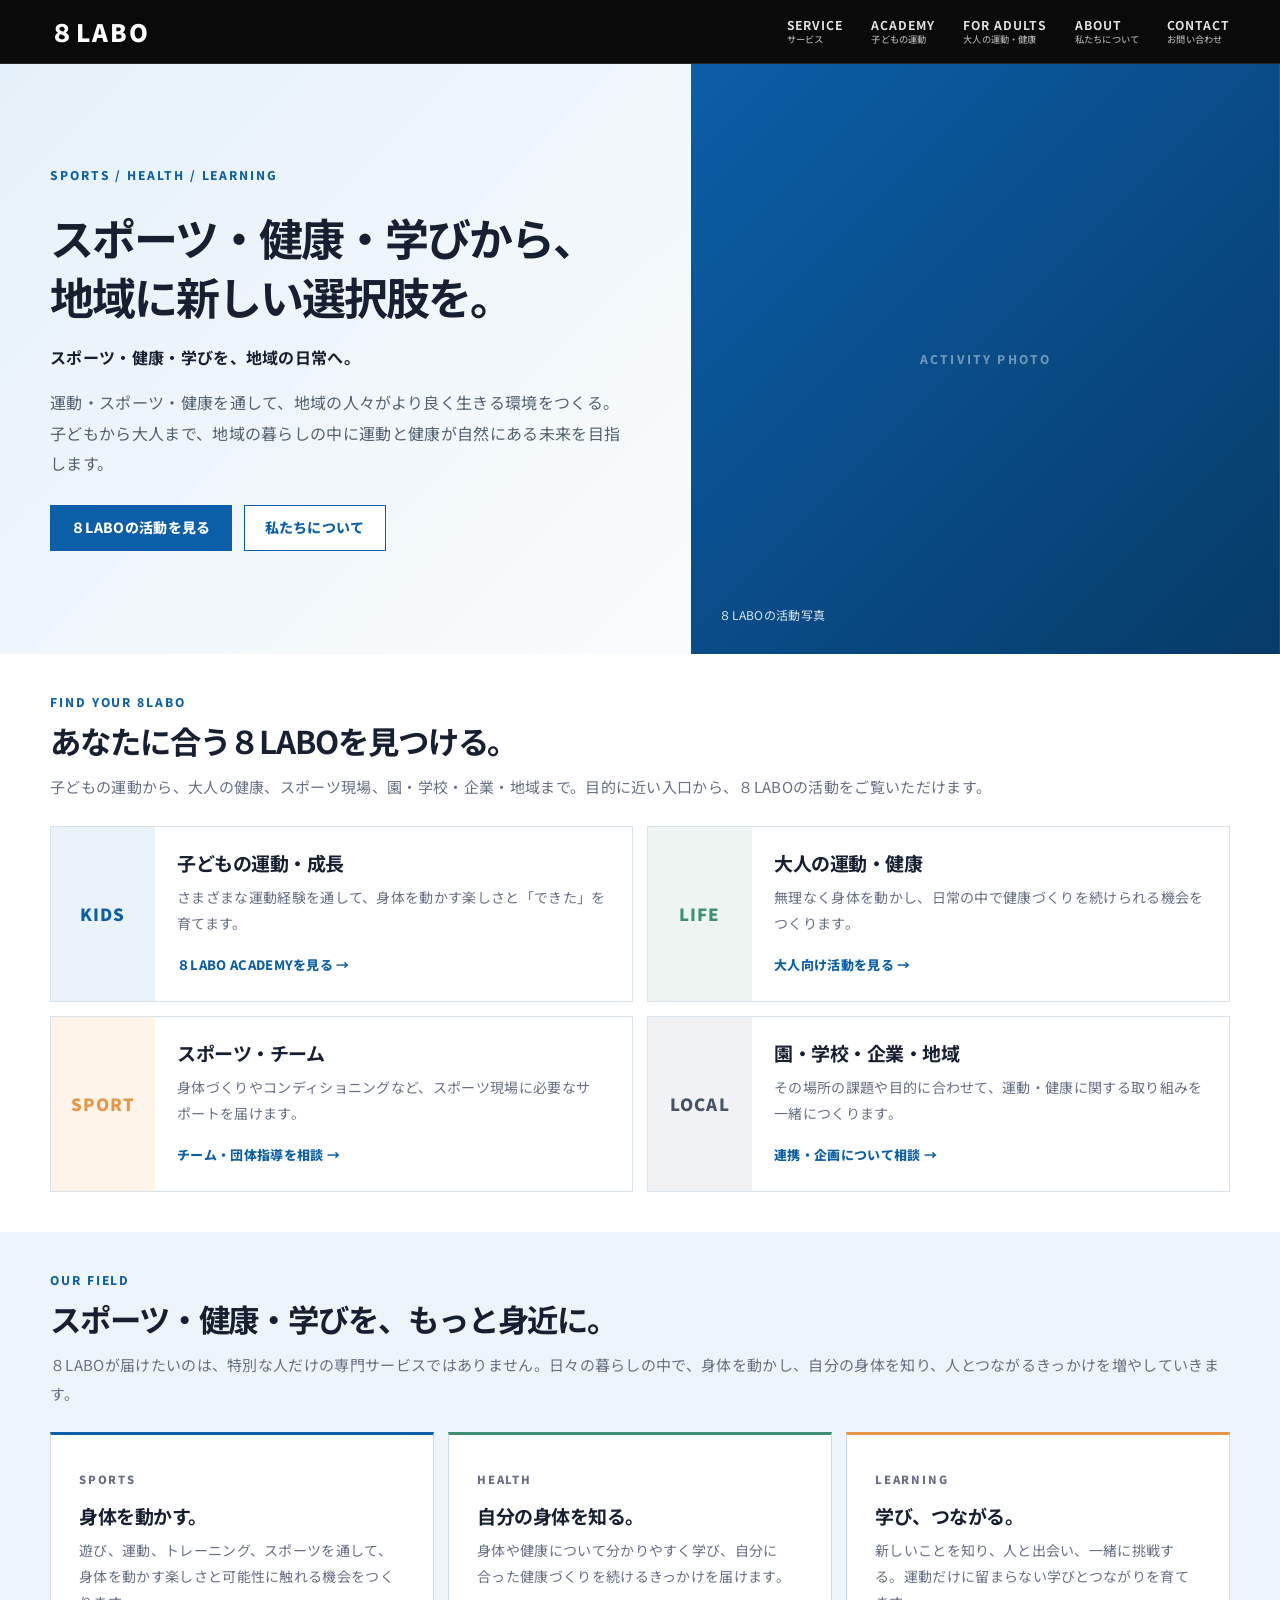
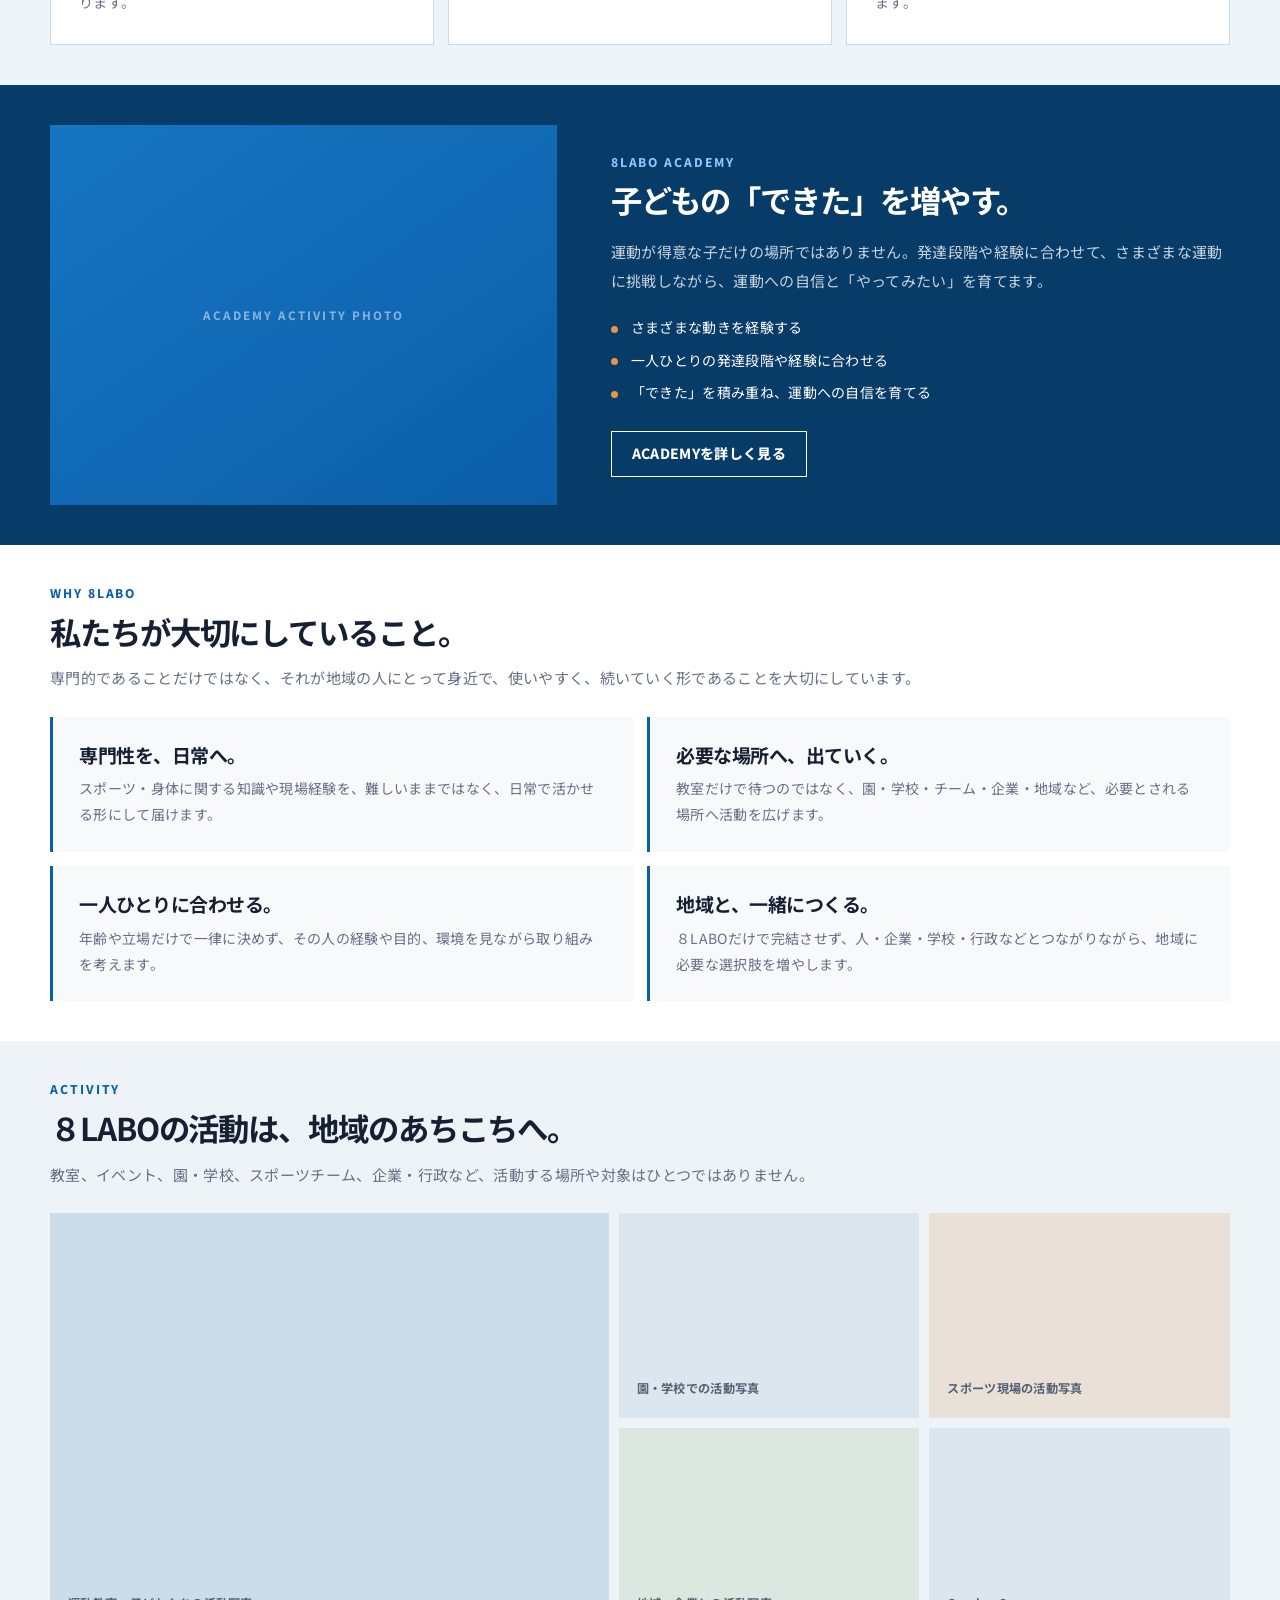
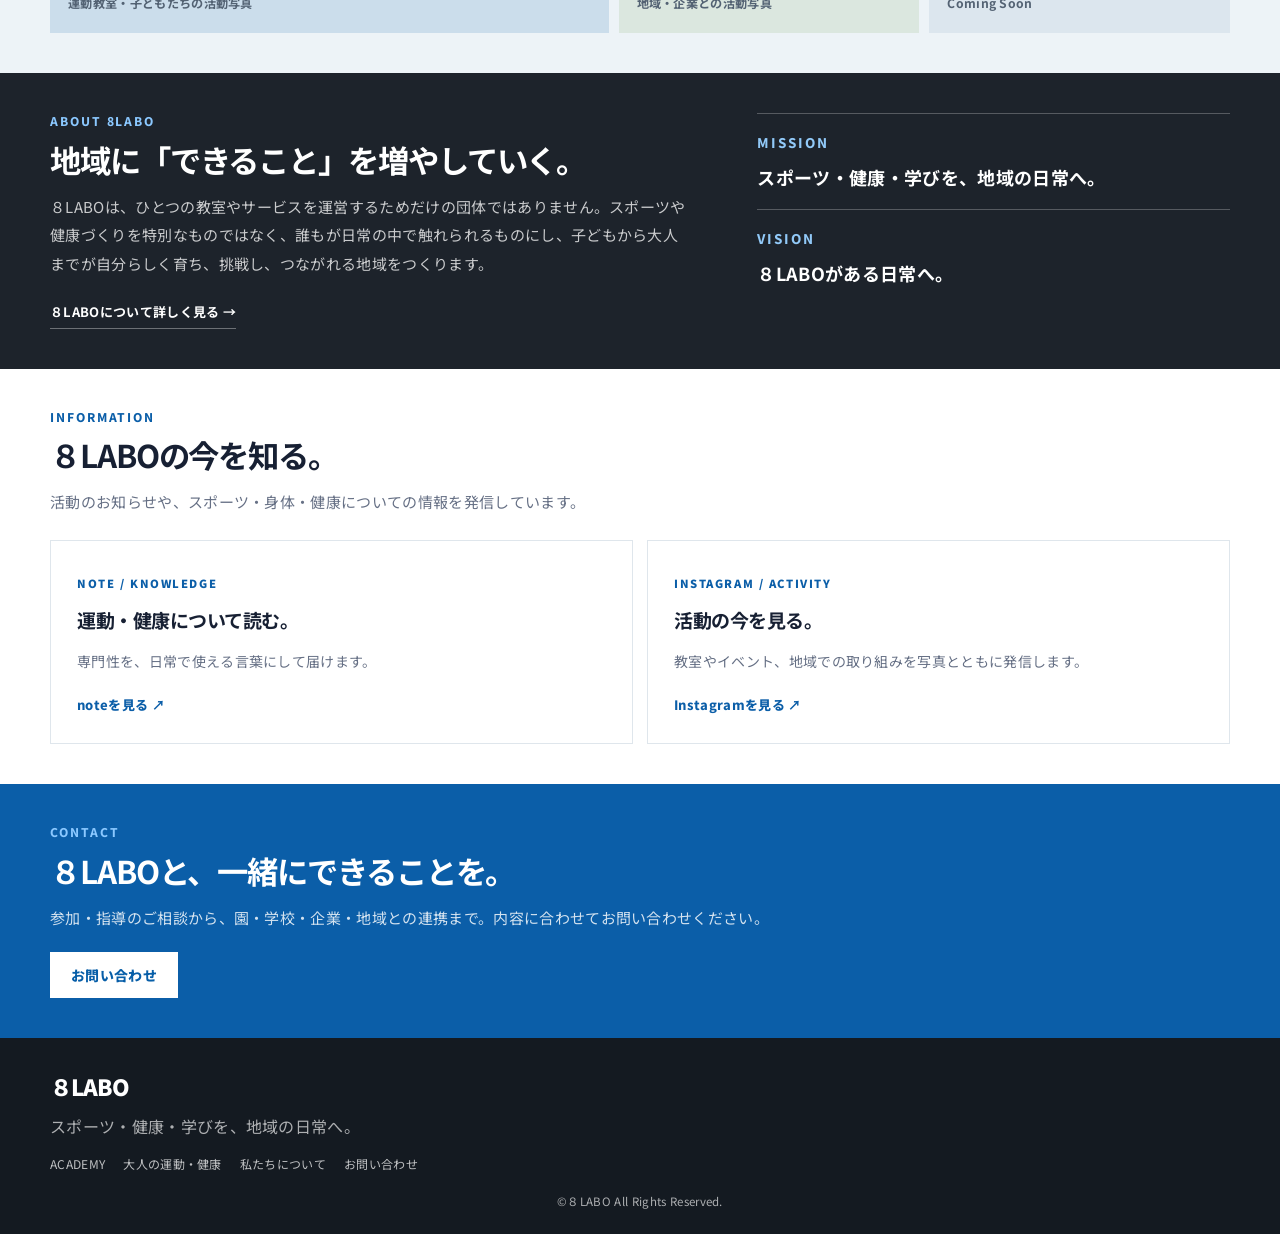
<file: index.html>
<!DOCTYPE html><html lang="ja"><head><meta charset="UTF-8"><meta name="viewport" content="width=device-width,initial-scale=1"><meta name="description" content="８LABOは、スポーツ・健康・学びを地域の日常へ届ける愛媛発の地域づくりプロジェクトです。"><title>８LABO｜スポーツ・健康・学びを、地域の日常へ。</title><link rel="preconnect" href="https://fonts.googleapis.com"><link rel="preconnect" href="https://fonts.gstatic.com" crossorigin><link href="https://fonts.googleapis.com/css2?family=Noto+Sans+JP:wght@400;500;600;700;900&display=swap" rel="stylesheet"><link rel="stylesheet" href="style.css"><link rel="stylesheet" href="refine.css"><link rel="stylesheet" href="p003.css"><link rel="stylesheet" href="home-refactor.css?v=p095"><link rel="stylesheet" href="mobile-header.css?v=p073"></head><body class="p003 home-page"><header class="site-header" id="top"><a class="brand" href="#top">８LABO</a><button class="menu-button" aria-expanded="false">MENU</button><nav class="global-nav"><a href="#for-you">SERVICE<span>サービス</span></a><a href="academy.html">ACADEMY<span>子どもの運動</span></a><a href="adults.html">FOR ADULTS<span>大人の運動・健康</span></a><a href="about.html">ABOUT<span>私たちについて</span></a><a href="contact.html">CONTACT<span>お問い合わせ</span></a></nav></header><main><section class="home-hero"><div class="hero-grid"><div class="hero-copybox"><p class="kicker">SPORTS / HEALTH / LEARNING</p><h1><span class="home-hero-line">スポーツ・健康・学びから、</span><span class="home-hero-line">地域に新しい選択肢を。</span></h1><p class="mission">スポーツ・健康・学びを、地域の日常へ。</p><p class="hero-text">運動・スポーツ・健康を通して、地域の人々がより良く生きる環境をつくる。子どもから大人まで、地域の暮らしの中に運動と健康が自然にある未来を目指します。</p><div class="hero-actions"><a class="btn btn-primary" href="#for-you">８LABOの活動を見る</a><a class="btn btn-secondary" href="about.html">私たちについて</a></div></div><div class="photo-stage"><p class="photo-note">８LABOの活動写真</p></div></div></section><section id="for-you" class="entrance-section"><div class="wrap"><div class="section-head"><div class="heading-unit"><h2>あなたに合う８LABOを見つける。</h2><p class="kicker">FIND YOUR 8LABO</p></div><p>子どもの運動から、大人の健康、スポーツ現場、園・学校・企業・地域まで。目的に近い入口から、８LABOの活動をご覧いただけます。</p></div><div class="entrance-grid"><a class="entrance-card" href="academy.html"><div class="entrance-visual">KIDS</div><div class="entrance-copy"><h3>子どもの運動・成長</h3><p>さまざまな運動経験を通して、身体を動かす楽しさと「できた」を育てます。</p><span class="mini-link">８LABO ACADEMYを見る →</span></div></a><a class="entrance-card" href="adults.html"><div class="entrance-visual">LIFE</div><div class="entrance-copy"><h3>大人の運動・健康</h3><p>無理なく身体を動かし、日常の中で健康づくりを続けられる機会をつくります。</p><span class="mini-link">大人向け活動を見る →</span></div></a><a class="entrance-card" href="contact.html"><div class="entrance-visual">SPORT</div><div class="entrance-copy"><h3>スポーツ・チーム</h3><p>身体づくりやコンディショニングなど、スポーツ現場に必要なサポートを届けます。</p><span class="mini-link">チーム・団体指導を相談 →</span></div></a><a class="entrance-card" href="contact.html"><div class="entrance-visual">LOCAL</div><div class="entrance-copy"><h3>園・学校・企業・地域</h3><p>その場所の課題や目的に合わせて、運動・健康に関する取り組みを一緒につくります。</p><span class="mini-link">連携・企画について相談 →</span></div></a></div></div></section><section id="services" class="home-fields"><div class="wrap"><div class="section-head"><div class="heading-unit"><h2>スポーツ・健康・学びを、もっと身近に。</h2><p class="kicker">OUR FIELD</p></div><p>８LABOが届けたいのは、特別な人だけの専門サービスではありません。日々の暮らしの中で、身体を動かし、自分の身体を知り、人とつながるきっかけを増やしていきます。</p></div><div class="value-grid"><article class="value-card"><span class="value-word">SPORTS</span><h3>身体を動かす。</h3><p>遊び、運動、トレーニング、スポーツを通して、身体を動かす楽しさと可能性に触れる機会をつくります。</p></article><article class="value-card"><span class="value-word">HEALTH</span><h3>自分の身体を知る。</h3><p>身体や健康について分かりやすく学び、自分に合った健康づくりを続けるきっかけを届けます。</p></article><article class="value-card"><span class="value-word">LEARNING</span><h3>学び、つながる。</h3><p>新しいことを知り、人と出会い、一緒に挑戦する。運動だけに留まらない学びとつながりを育てます。</p></article></div></div></section><section class="featured"><div class="wrap featured-grid"><div class="featured-visual">ACADEMY ACTIVITY PHOTO</div><div><div class="heading-unit heading-unit-light"><h2>子どもの「できた」を増やす。</h2><p class="kicker">8LABO ACADEMY</p></div><p>運動が得意な子だけの場所ではありません。発達段階や経験に合わせて、さまざまな運動に挑戦しながら、運動への自信と「やってみたい」を育てます。</p><div class="feature-points"><span>さまざまな動きを経験する</span><span>一人ひとりの発達段階や経験に合わせる</span><span>「できた」を積み重ね、運動への自信を育てる</span></div><a class="btn" href="academy.html">ACADEMYを詳しく見る</a></div></div></section><section id="strength" class="home-strength"><div class="wrap"><div class="section-head"><div class="heading-unit"><h2>私たちが大切にしていること。</h2><p class="kicker">WHY 8LABO</p></div><p>専門的であることだけではなく、それが地域の人にとって身近で、使いやすく、続いていく形であることを大切にしています。</p></div><div class="reason-grid"><article class="reason"><h3>専門性を、日常へ。</h3><p>スポーツ・身体に関する知識や現場経験を、難しいままではなく、日常で活かせる形にして届けます。</p></article><article class="reason"><h3>必要な場所へ、出ていく。</h3><p>教室だけで待つのではなく、園・学校・チーム・企業・地域など、必要とされる場所へ活動を広げます。</p></article><article class="reason"><h3>一人ひとりに合わせる。</h3><p>年齢や立場だけで一律に決めず、その人の経験や目的、環境を見ながら取り組みを考えます。</p></article><article class="reason"><h3>地域と、一緒につくる。</h3><p>８LABOだけで完結させず、人・企業・学校・行政などとつながりながら、地域に必要な選択肢を増やします。</p></article></div></div></section><section id="activity" class="activity-results"><div class="wrap"><div class="section-head"><div class="heading-unit"><h2>８LABOの活動は、地域のあちこちへ。</h2><p class="kicker">ACTIVITY</p></div><p>教室、イベント、園・学校、スポーツチーム、企業・行政など、活動する場所や対象はひとつではありません。</p></div><div class="activity-photo-grid"><div class="activity-photo">運動教室・子どもたちの活動写真</div><div class="activity-photo">園・学校での活動写真</div><div class="activity-photo">スポーツ現場の活動写真</div><div class="activity-photo">地域・企業との活動写真</div></div></div></section><section id="about" class="about-renew"><div class="wrap about-grid"><div class="about-copy"><div class="heading-unit heading-unit-light"><h2>地域に「できること」を増やしていく。</h2><p class="kicker">ABOUT 8LABO</p></div><p>８LABOは、ひとつの教室やサービスを運営するためだけの団体ではありません。スポーツや健康づくりを特別なものではなく、誰もが日常の中で触れられるものにし、子どもから大人までが自分らしく育ち、挑戦し、つながれる地域をつくります。</p><a class="about-link" href="about.html">８LABOについて詳しく見る →</a></div><div class="mv-summary"><div class="mv-block"><small>MISSION</small><strong>スポーツ・健康・学びを、地域の日常へ。</strong></div><div class="mv-block"><small>VISION</small><strong>８LABOがある日常へ。</strong></div></div></div></section><section class="home-news"><div class="wrap"><div class="section-head"><div class="heading-unit"><h2>８LABOの今を知る。</h2><p class="kicker">INFORMATION</p></div><p>活動のお知らせや、スポーツ・身体・健康についての情報を発信しています。</p></div><div class="content-grid"><a class="content-card" href="https://note.com/8labo" target="_blank" rel="noopener"><span class="tag">NOTE / KNOWLEDGE</span><h3>運動・健康について読む。</h3><p>専門性を、日常で使える言葉にして届けます。</p><span class="mini-link">noteを見る ↗</span></a><a class="content-card" href="https://www.instagram.com/8_labo/" target="_blank" rel="noopener"><span class="tag">INSTAGRAM / ACTIVITY</span><h3>活動の今を見る。</h3><p>教室やイベント、地域での取り組みを写真とともに発信します。</p><span class="mini-link">Instagramを見る ↗</span></a></div></div></section><section id="contact" class="renew-contact"><div class="wrap"><div class="heading-unit heading-unit-light"><h2>８LABOと、一緒にできることを。</h2><p class="kicker">CONTACT</p></div><p>参加・指導のご相談から、園・学校・企業・地域との連携まで。内容に合わせてお問い合わせください。</p><div class="hero-actions"><a class="btn home-contact-btn" href="contact.html">お問い合わせ</a></div></div></section></main><footer class="site-footer"><div class="footer-brand">８LABO</div><p>スポーツ・健康・学びを、地域の日常へ。</p><div class="footer-links"><a href="academy.html">ACADEMY</a><a href="adults.html">大人の運動・健康</a><a href="about.html">私たちについて</a><a href="contact.html">お問い合わせ</a></div><p class="copyright">©８LABO All Rights Reserved.</p></footer><script src="script.js?v=prod-20260901-1"></script></body></html>
</file>
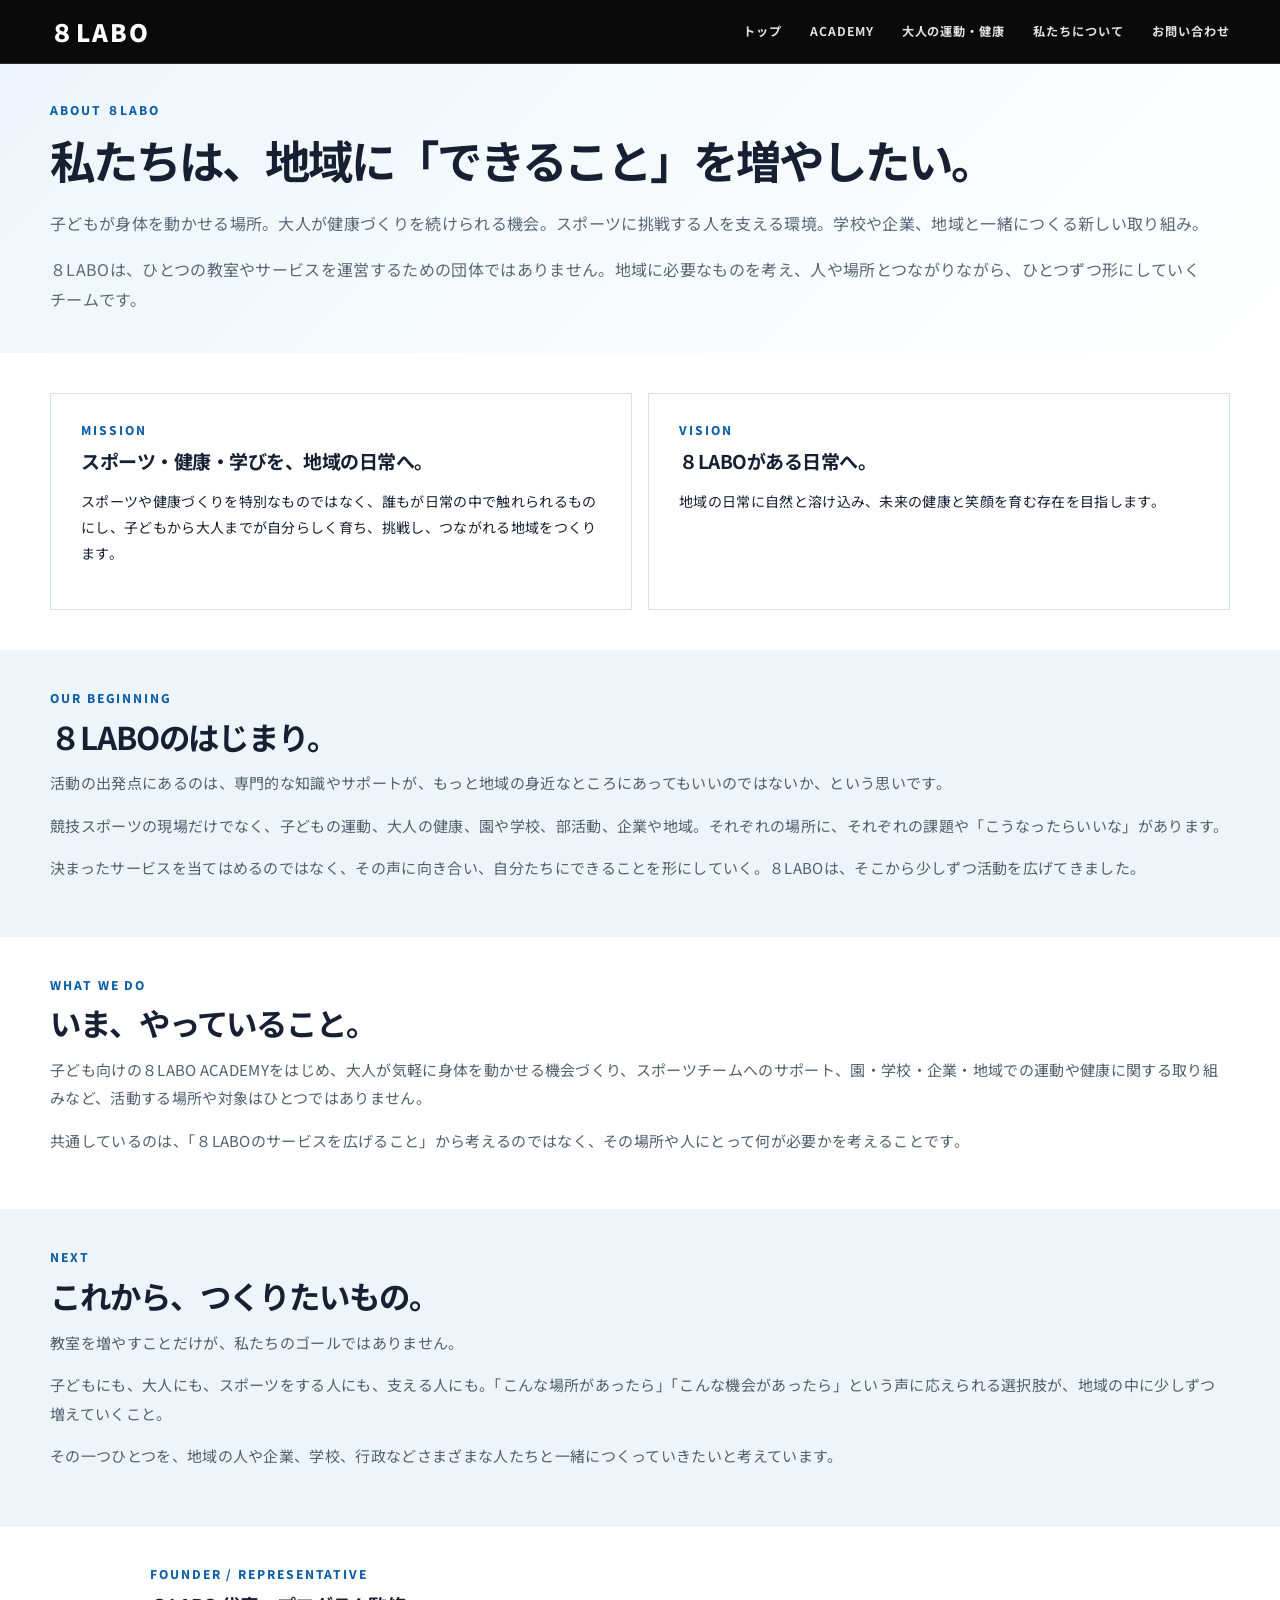
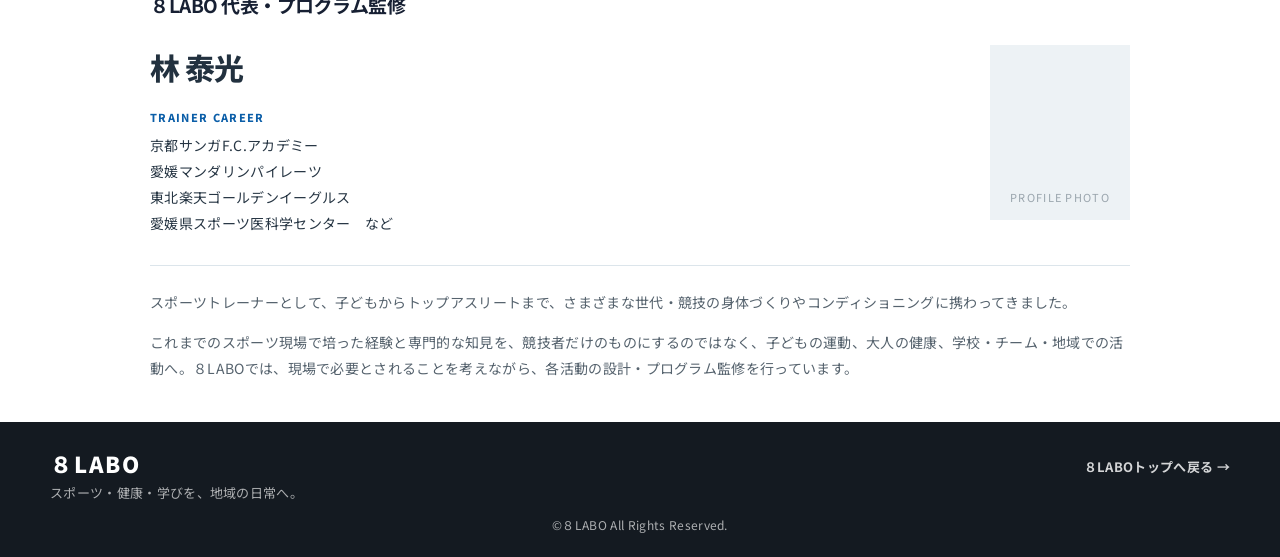
<file: about.html>
<!DOCTYPE html><html lang="ja"><head><meta charset="UTF-8"><meta name="viewport" content="width=device-width,initial-scale=1"><title>私たちについて｜８LABO</title><link rel="stylesheet" href="style.css"><link rel="stylesheet" href="refine.css"><link rel="stylesheet" href="p003.css"><link rel="stylesheet" href="subpages.css?v=p074"><link rel="stylesheet" href="about-profile-layout-p084.css?v=p084"></head><body class="p003 subpage about-page"><header class="site-header"><a class="brand" href="index.html">８LABO</a><button class="menu-button" aria-expanded="false">MENU</button><nav class="global-nav"><a href="index.html">トップ</a><a href="academy.html">ACADEMY</a><a href="adults.html">大人の運動・健康</a><a href="about.html">私たちについて</a><a href="contact.html">お問い合わせ</a></nav></header><main><section class="sub-hero"><div class="wrap"><p class="kicker">ABOUT ８LABO</p><h1>私たちは、地域に「できること」を増やしたい。</h1><p>子どもが身体を動かせる場所。大人が健康づくりを続けられる機会。スポーツに挑戦する人を支える環境。学校や企業、地域と一緒につくる新しい取り組み。</p><p>８LABOは、ひとつの教室やサービスを運営するための団体ではありません。地域に必要なものを考え、人や場所とつながりながら、ひとつずつ形にしていくチームです。</p></div></section><section><div class="wrap mv-page-grid"><div><p class="kicker">MISSION</p><h2>スポーツ・健康・学びを、地域の日常へ。</h2><p>スポーツや健康づくりを特別なものではなく、誰もが日常の中で触れられるものにし、子どもから大人までが自分らしく育ち、挑戦し、つながれる地域をつくります。</p></div><div><p class="kicker">VISION</p><h2>８LABOがある日常へ。</h2><p>地域の日常に自然と溶け込み、未来の健康と笑顔を育む存在を目指します。</p></div></div></section><section class="soft-section"><div class="wrap story"><p class="kicker">OUR BEGINNING</p><h2>８LABOのはじまり。</h2><p>活動の出発点にあるのは、専門的な知識やサポートが、もっと地域の身近なところにあってもいいのではないか、という思いです。</p><p>競技スポーツの現場だけでなく、子どもの運動、大人の健康、園や学校、部活動、企業や地域。それぞれの場所に、それぞれの課題や「こうなったらいいな」があります。</p><p>決まったサービスを当てはめるのではなく、その声に向き合い、自分たちにできることを形にしていく。８LABOは、そこから少しずつ活動を広げてきました。</p></div></section><section><div class="wrap story"><p class="kicker">WHAT WE DO</p><h2>いま、やっていること。</h2><p>子ども向けの８LABO ACADEMYをはじめ、大人が気軽に身体を動かせる機会づくり、スポーツチームへのサポート、園・学校・企業・地域での運動や健康に関する取り組みなど、活動する場所や対象はひとつではありません。</p><p>共通しているのは、「８LABOのサービスを広げること」から考えるのではなく、その場所や人にとって何が必要かを考えることです。</p></div></section><section class="soft-section"><div class="wrap story"><p class="kicker">NEXT</p><h2>これから、つくりたいもの。</h2><p>教室を増やすことだけが、私たちのゴールではありません。</p><p>子どもにも、大人にも、スポーツをする人にも、支える人にも。「こんな場所があったら」「こんな機会があったら」という声に応えられる選択肢が、地域の中に少しずつ増えていくこと。</p><p>その一つひとつを、地域の人や企業、学校、行政などさまざまな人たちと一緒につくっていきたいと考えています。</p></div></section><section class="about-operator" id="program-supervisor"><div class="wrap"><p class="kicker">FOUNDER / REPRESENTATIVE</p><h2 class="operator-heading">８LABO 代表・プログラム監修</h2><div class="operator-profile"><div class="operator-main"><p class="operator-name"><strong>林 泰光</strong></p><div class="operator-career"><span>TRAINER CAREER</span><p>京都サンガF.C.アカデミー<br>愛媛マンダリンパイレーツ<br>東北楽天ゴールデンイーグルス<br>愛媛県スポーツ医科学センター　など</p></div></div><div class="operator-photo" aria-label="林泰光 プロフィール写真"><span>PROFILE PHOTO</span></div><div class="operator-detail"><p class="operator-intro">スポーツトレーナーとして、子どもからトップアスリートまで、さまざまな世代・競技の身体づくりやコンディショニングに携わってきました。</p><p class="operator-note">これまでのスポーツ現場で培った経験と専門的な知見を、競技者だけのものにするのではなく、子どもの運動、大人の健康、学校・チーム・地域での活動へ。８LABOでは、現場で必要とされることを考えながら、各活動の設計・プログラム監修を行っています。</p></div></div></div></section></main><footer class="site-footer"><div class="footer-brand">８LABO</div><p>スポーツ・健康・学びを、地域の日常へ。</p><a class="footer-home-link" href="index.html">８LABOトップへ戻る →</a><p class="copyright">©８LABO All Rights Reserved.</p></footer><script src="script.js?v=prod-20260901-1"></script><script src="about-profile-photo.js?v=prod-20260901-1"></script></body></html>
</file>
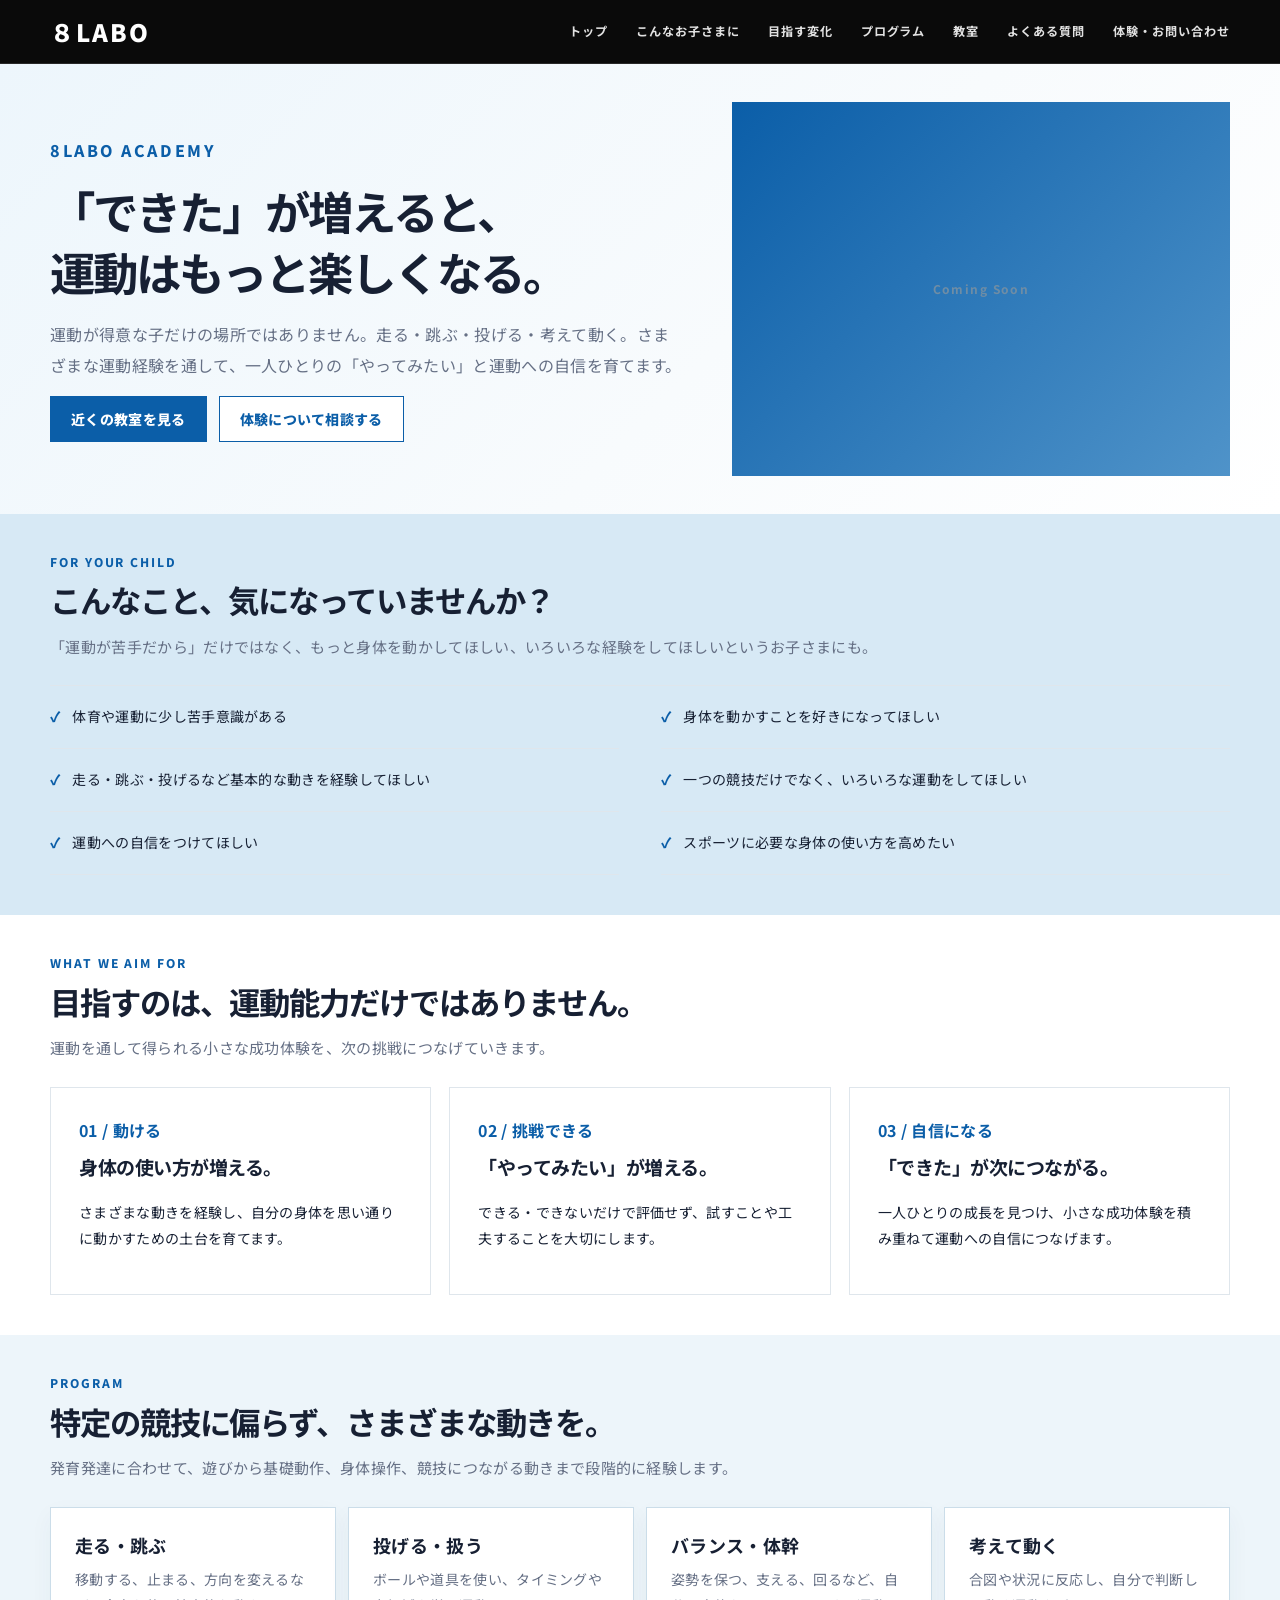
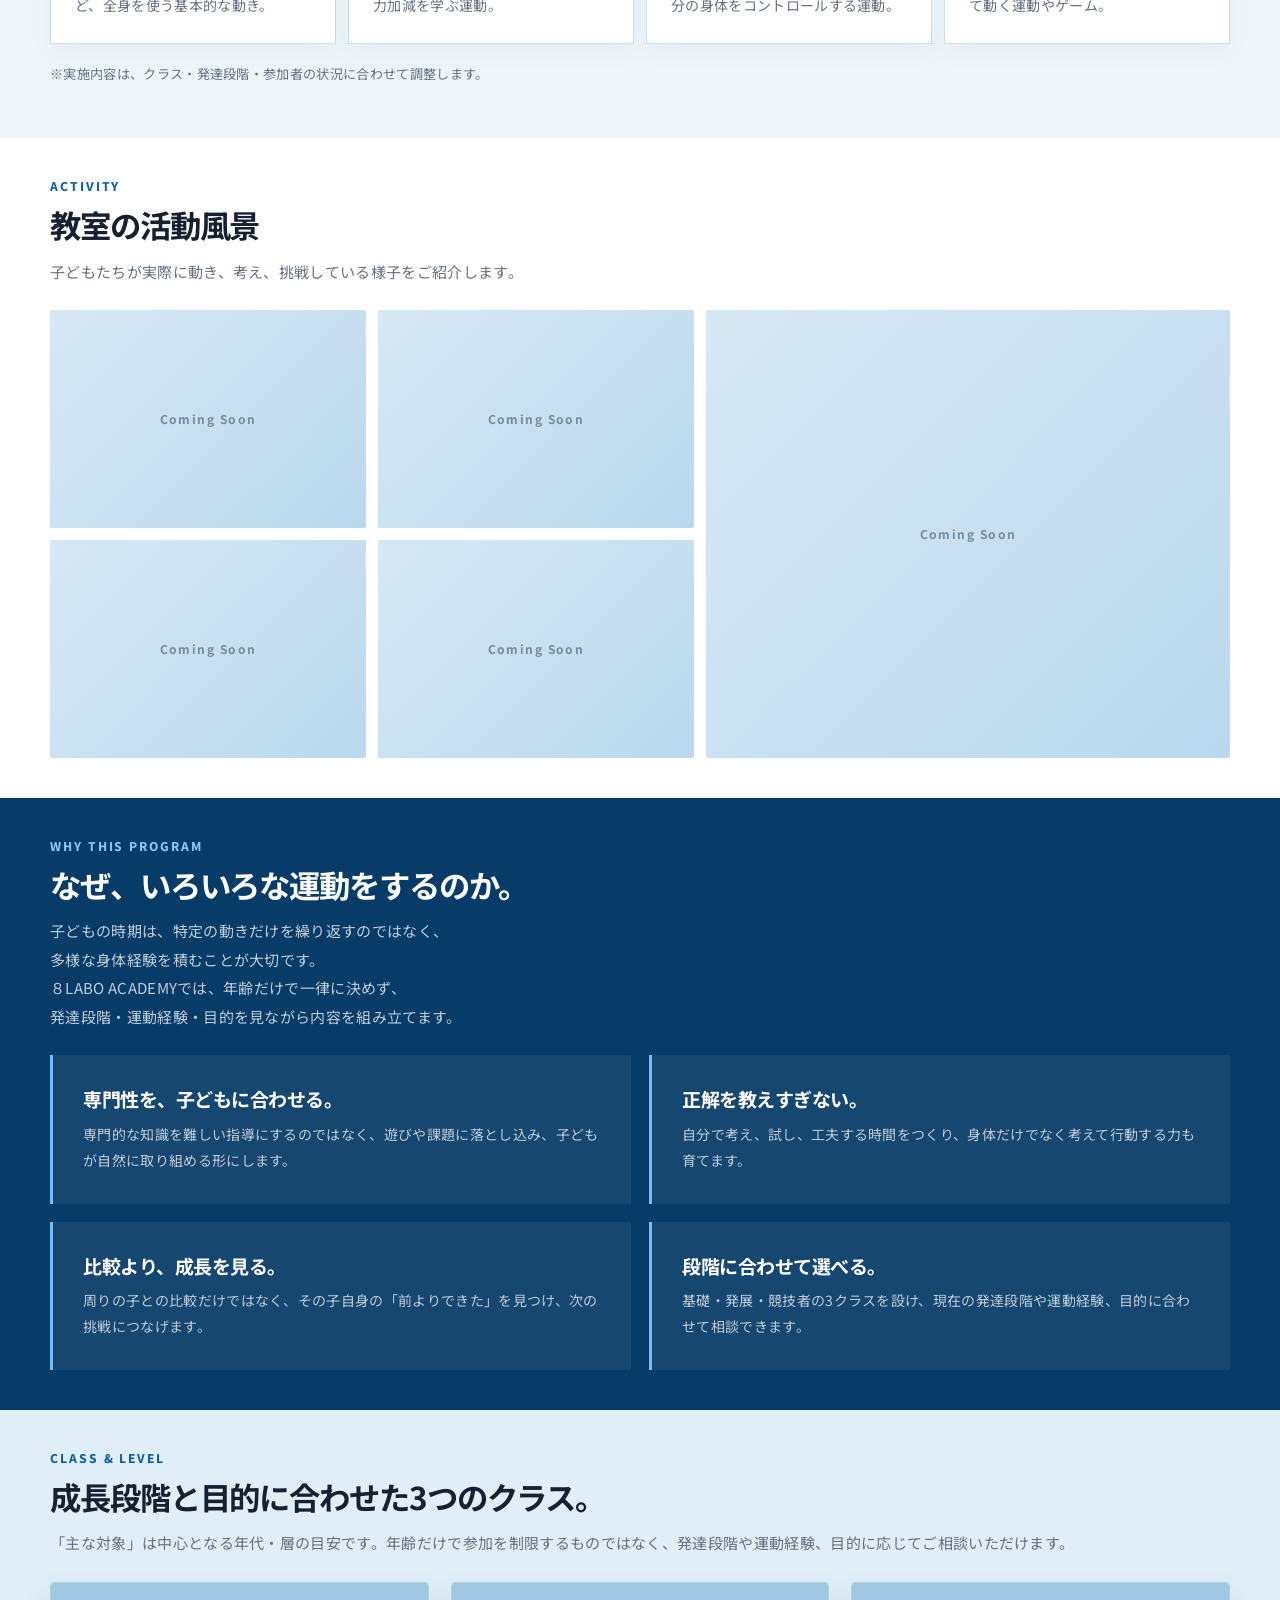
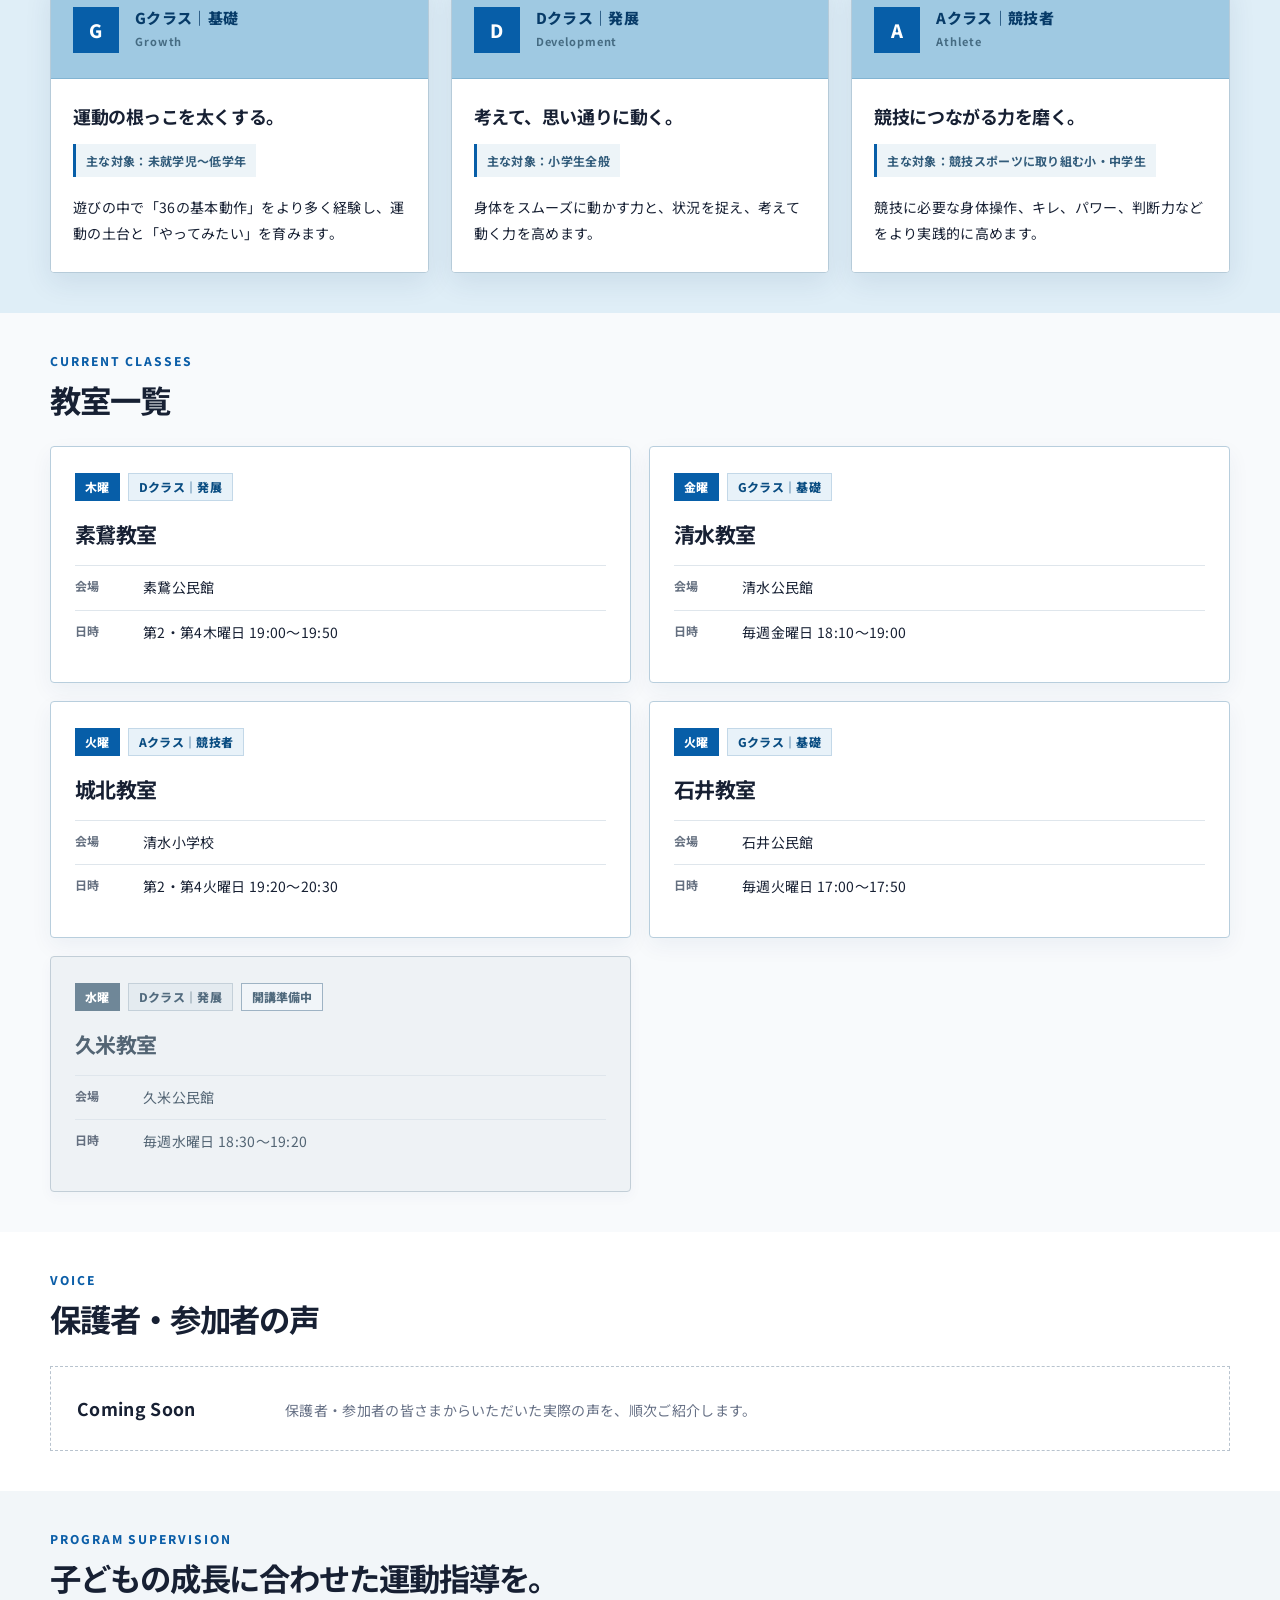
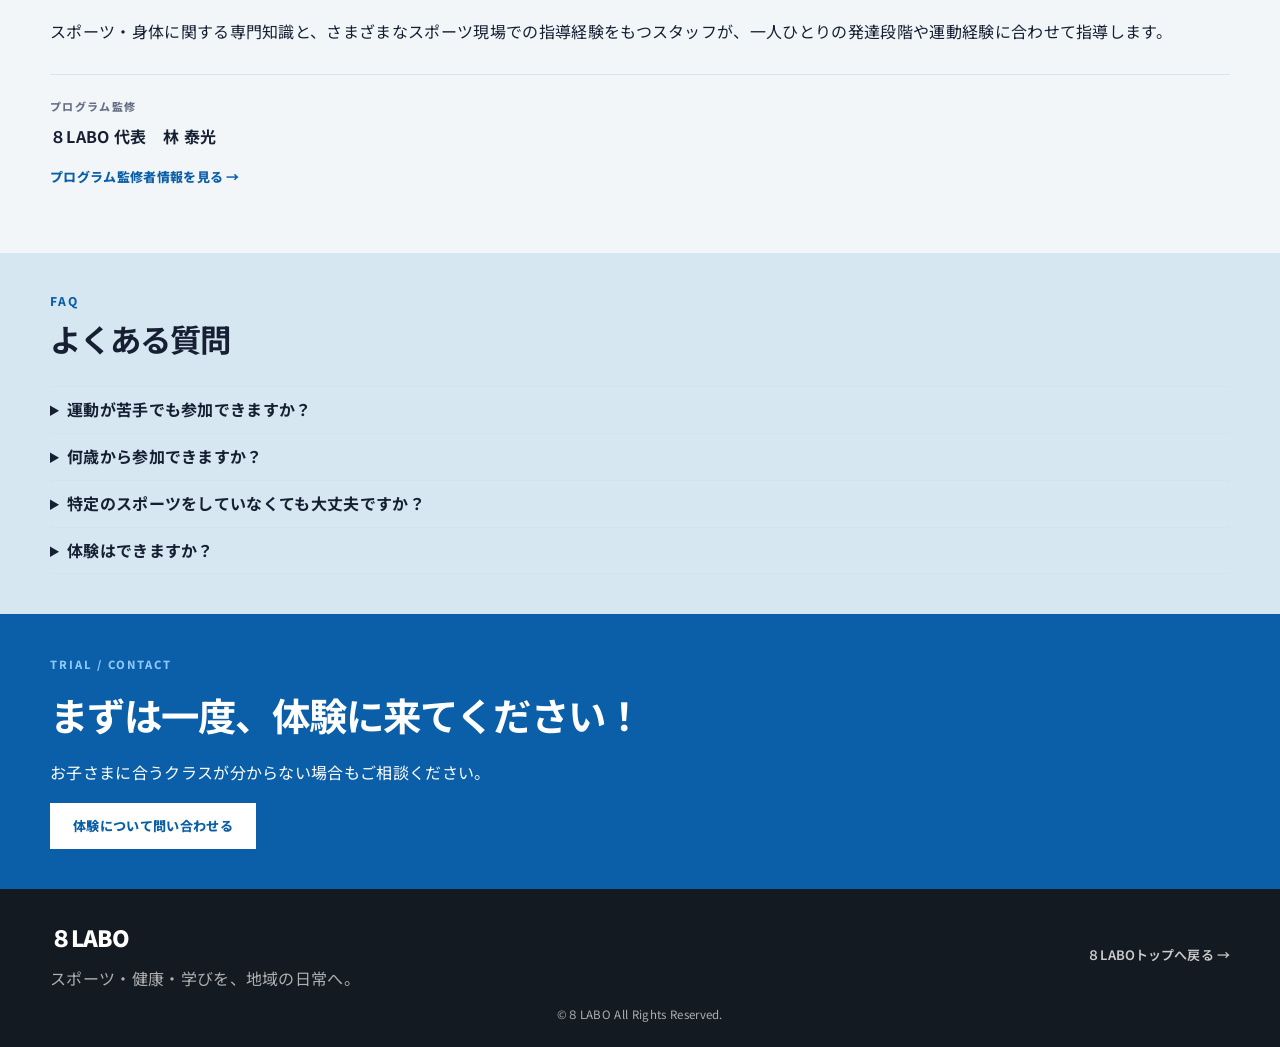
<file: academy.html>
<!DOCTYPE html><html lang="ja"><head><meta charset="UTF-8"><meta name="viewport" content="width=device-width,initial-scale=1"><meta name="description" content="８LABO ACADEMYは、運動への自信と子どもの『できた』を増やす運動教室です。"><title>８LABO ACADEMY｜子どもの「できた」を増やす運動教室</title><link rel="preconnect" href="https://fonts.googleapis.com"><link rel="preconnect" href="https://fonts.gstatic.com" crossorigin><link href="https://fonts.googleapis.com/css2?family=Noto+Sans+JP:wght@400;500;600;700;900&display=swap" rel="stylesheet"><link rel="stylesheet" href="style.css"><link rel="stylesheet" href="refine.css"><link rel="stylesheet" href="p003.css"><link rel="stylesheet" href="p020-academy.css?v=p065"></head><body class="p003"><header class="site-header"><a class="brand" href="index.html">８LABO</a><button class="menu-button" aria-expanded="false">MENU</button><nav class="global-nav"><a href="index.html">トップ</a><a href="#needs">こんなお子さまに</a><a href="#change">目指す変化</a><a href="#program">プログラム</a><a href="#classes">教室</a><a href="#faq">よくある質問</a><a href="#contact">体験・お問い合わせ</a></nav></header><main><section class="academy-renew-hero"><div class="wrap"><div><p class="kicker">8LABO ACADEMY</p><h1>「できた」が増えると、<br>運動はもっと楽しくなる。</h1><p>運動が得意な子だけの場所ではありません。走る・跳ぶ・投げる・考えて動く。さまざまな運動経験を通して、一人ひとりの「やってみたい」と運動への自信を育てます。</p><div class="hero-actions"><a class="btn btn-primary" href="#classes">近くの教室を見る</a><a class="btn btn-secondary" href="mailto:8labo.academy@gmail.com">体験について相談する</a></div></div><div class="academy-photo">ACADEMY ACTIVITY PHOTO</div></div></section><section id="needs" class="parent-needs"><div class="wrap"><div class="section-head"><p class="kicker">FOR YOUR CHILD</p><h2>こんなこと、気になっていませんか？</h2><p>「運動が苦手だから」だけではなく、もっと身体を動かしてほしい、いろいろな経験をしてほしいというお子さまにも。</p></div><div class="need-list"><div class="need-item">体育や運動に少し苦手意識がある</div><div class="need-item">身体を動かすことを好きになってほしい</div><div class="need-item">走る・跳ぶ・投げるなど基本的な動きを経験してほしい</div><div class="need-item">一つの競技だけでなく、いろいろな運動をしてほしい</div><div class="need-item">運動への自信をつけてほしい</div><div class="need-item">スポーツに必要な身体の使い方を高めたい</div></div></div></section><section id="change"><div class="wrap"><div class="section-head"><p class="kicker">WHAT WE AIM FOR</p><h2>目指すのは、運動能力だけではありません。</h2><p>運動を通して得られる小さな成功体験を、次の挑戦につなげていきます。</p></div><div class="change-grid"><article class="change-card"><b>01 / 動ける</b><h3>身体の使い方が増える。</h3><p>さまざまな動きを経験し、自分の身体を思い通りに動かすための土台を育てます。</p></article><article class="change-card"><b>02 / 挑戦できる</b><h3>「やってみたい」が増える。</h3><p>できる・できないだけで評価せず、試すことや工夫することを大切にします。</p></article><article class="change-card"><b>03 / 自信になる</b><h3>「できた」が次につながる。</h3><p>一人ひとりの成長を見つけ、小さな成功体験を積み重ねて運動への自信につなげます。</p></article></div></div></section><section id="program" class="parent-needs"><div class="wrap"><div class="section-head"><p class="kicker">PROGRAM</p><h2>特定の競技に偏らず、さまざまな動きを。</h2><p>発育発達に合わせて、遊びから基礎動作、身体操作、競技につながる動きまで段階的に経験します。</p></div><div class="program-grid"><article class="program"><b>走る・跳ぶ</b><p>移動する、止まる、方向を変えるなど、全身を使う基本的な動き。</p></article><article class="program"><b>投げる・扱う</b><p>ボールや道具を使い、タイミングや力加減を学ぶ運動。</p></article><article class="program"><b>バランス・体幹</b><p>姿勢を保つ、支える、回るなど、自分の身体をコントロールする運動。</p></article><article class="program"><b>考えて動く</b><p>合図や状況に反応し、自分で判断して動く運動やゲーム。</p></article></div><p class="results-note">※実施内容はクラス・発達段階・参加者の状況に合わせて調整します。</p></div></section><section class="academy-reason"><div class="wrap"><div class="section-head"><p class="kicker">WHY THIS PROGRAM</p><h2>なぜ、いろいろな運動をするのか。</h2><p class="lead reason-intro" style="color:rgba(255,255,255,.75)"><span>子どもの時期は、特定の動きだけを繰り返すのではなく、多様な身体経験を積むことが大切です。</span><span>８LABO ACADEMYでは、年齢だけで一律に決めず、発達段階・運動経験・目的を見ながら内容を組み立てます。</span></p></div><div class="reason-grid"><article class="reason"><h3>専門性を、子どもに合わせる。</h3><p>専門的な知識を難しい指導にするのではなく、遊びや課題に落とし込み、子どもが自然に取り組める形にします。</p></article><article class="reason"><h3>正解を教えすぎない。</h3><p>自分で考え、試し、工夫する時間をつくり、身体だけでなく考えて行動する力も育てます。</p></article><article class="reason"><h3>比較より、成長を見る。</h3><p>周りの子との比較だけではなく、その子自身の「前よりできた」を見つけ、次の挑戦につなげます。</p></article><article class="reason"><h3>段階に合わせて選べる。</h3><p>基礎・発展・競技者の3クラスを設け、現在の発達段階や運動経験、目的に合わせて相談できます。</p></article></div></div></section><section id="classes"><div class="wrap"><div class="section-head"><p class="kicker">CLASS & LEVEL</p><h2>成長段階と目的に合わせた3つのクラス。</h2><p>「主な対象」は中心となる年代・層の目安です。年齢だけで参加を制限するものではなく、発達段階や運動経験、目的に応じてご相談いただけます。</p></div><div class="level-grid"><article class="level-card"><div class="level-header"><div class="level-mark">G</div><div><p class="level-name">Gクラス｜基礎</p><p class="level-subname">Growth</p></div></div><div class="level-body"><h3>運動の根っこを太くする。</h3><p class="level-target">主な対象：未就学児〜低学年</p><p>遊びの中で「36の基本動作」をより多く経験し、運動の土台と「やってみたい」を育みます。</p></div></article><article class="level-card"><div class="level-header"><div class="level-mark">D</div><div><p class="level-name">Dクラス｜発展</p><p class="level-subname">Development</p></div></div><div class="level-body"><h3>考えて、思い通りに動く。</h3><p class="level-target">主な対象：小学生全般</p><p>身体をスムーズに動かす力と、状況を捉え、考えて動く力を高めます。</p></div></article><article class="level-card"><div class="level-header"><div class="level-mark">A</div><div><p class="level-name">Aクラス｜競技者</p><p class="level-subname">Athlete</p></div></div><div class="level-body"><h3>競技につながる力を磨く。</h3><p class="level-target">主な対象：競技スポーツに取り組む小・中学生</p><p>競技に必要な身体操作、キレ、パワー、判断力などをより実践的に高めます。</p></div></article></div><div class="section-head current-classes-head"><p class="kicker">CURRENT CLASSES</p><h2>現在の運動教室</h2></div><div class="class-grid"><article class="class-card"><div class="class-meta"><span class="day-badge">木曜</span><span class="level-badge">Dクラス｜発展</span></div><h3>素鵞教室</h3><div class="class-info"><b>会場</b><span>素鵞公民館</span></div><div class="class-info"><b>日時</b><span>第2・第4木曜日 19:00〜19:50</span></div></article><article class="class-card"><div class="class-meta"><span class="day-badge">金曜</span><span class="level-badge">Gクラス｜基礎</span></div><h3>清水教室</h3><div class="class-info"><b>会場</b><span>清水公民館</span></div><div class="class-info"><b>日時</b><span>毎週金曜日 18:10〜19:00</span></div></article><article class="class-card"><div class="class-meta"><span class="day-badge">火曜</span><span class="level-badge">Aクラス｜競技者</span></div><h3>城北教室</h3><div class="class-info"><b>会場</b><span>清水小学校</span></div><div class="class-info"><b>日時</b><span>第2・第4火曜日 19:20〜20:30</span></div></article><article class="class-card"><div class="class-meta"><span class="day-badge">火曜</span><span class="level-badge">Gクラス｜基礎</span></div><h3>石井教室</h3><div class="class-info"><b>会場</b><span>石井公民館</span></div><div class="class-info"><b>日時</b><span>毎週火曜日 17:00〜17:50</span></div></article><article class="class-card preparing"><div class="class-meta"><span class="day-badge">水曜</span><span class="level-badge">Dクラス｜発展</span><span class="status-inline">開講準備中</span></div><h3>久米教室</h3><div class="class-info"><b>会場</b><span>久米公民館</span></div><div class="class-info"><b>日時</b><span>毎週水曜日 18:30〜19:20</span></div></article></div></div></section><section><div class="wrap"><div class="section-head"><p class="kicker">VOICE</p><h2>保護者・参加者の声</h2></div><div class="voice-empty"><strong>実際の声を集めて掲載します。</strong><p>参加前に感じていたこと、参加して感じた変化など、具体的な体験が分かる声を掲載する予定です。現時点では架空のコメントを掲載しません。</p></div></div></section><section><div class="wrap"><div class="section-head"><p class="kicker">INSTRUCTOR / EXPERTISE</p><h2>専門性を、子どもに届く形で。</h2><p>スポーツ・身体に関する専門的な知識と現場経験をベースに、子どもの発育発達や運動経験に合わせて指導します。指導者プロフィール・資格・実績は、掲載情報を整理した段階で追加できる構造にします。</p></div></div></section><section id="faq" class="parent-needs"><div class="wrap"><div class="section-head"><p class="kicker">FAQ</p><h2>よくある質問</h2></div><div class="faq-list"><details><summary>運動が苦手でも参加できますか？</summary><p>はい。運動が得意な子だけを対象とした教室ではありません。一人ひとりの経験や発達段階に合わせて取り組みます。</p></details><details><summary>何歳から参加できますか？</summary><p>クラスごとに主な対象を設けていますが、年齢だけで一律に制限していません。発達段階や運動経験を確認しながらご案内します。</p></details><details><summary>特定のスポーツをしていなくても大丈夫ですか？</summary><p>もちろんです。さまざまな運動を経験することを大切にしているため、競技経験がなくても参加できます。</p></details><details><summary>体験はできますか？</summary><p>体験については、各教室の状況に合わせてご案内します。まずはお気軽にお問い合わせください。</p></details></div></div></section><section id="contact" class="renew-contact"><div class="wrap"><p class="kicker">TRIAL / CONTACT</p><h2>まずは一度、体験に来てください！</h2><p>お子さまに合うクラスが分からない場合もご相談ください。</p><div class="hero-actions"><a class="btn academy-trial-cta" href="mailto:8labo.academy@gmail.com">体験について問い合わせる</a><a class="btn btn-secondary academy-mobile-top-link" href="index.html">８LABOトップへ戻る</a></div></div></section></main><footer class="site-footer"><div class="academy-footer-main"><div><div class="footer-brand">８LABO</div><p>スポーツ・健康・学びを、地域の日常へ。</p></div><a class="academy-desktop-top-link" href="index.html">８LABOトップへ戻る →</a></div><p class="copyright">©８LABO All Rights Reserved.</p></footer><script src="script.js?v=prod-20260901-1"></script></body></html>
</file>
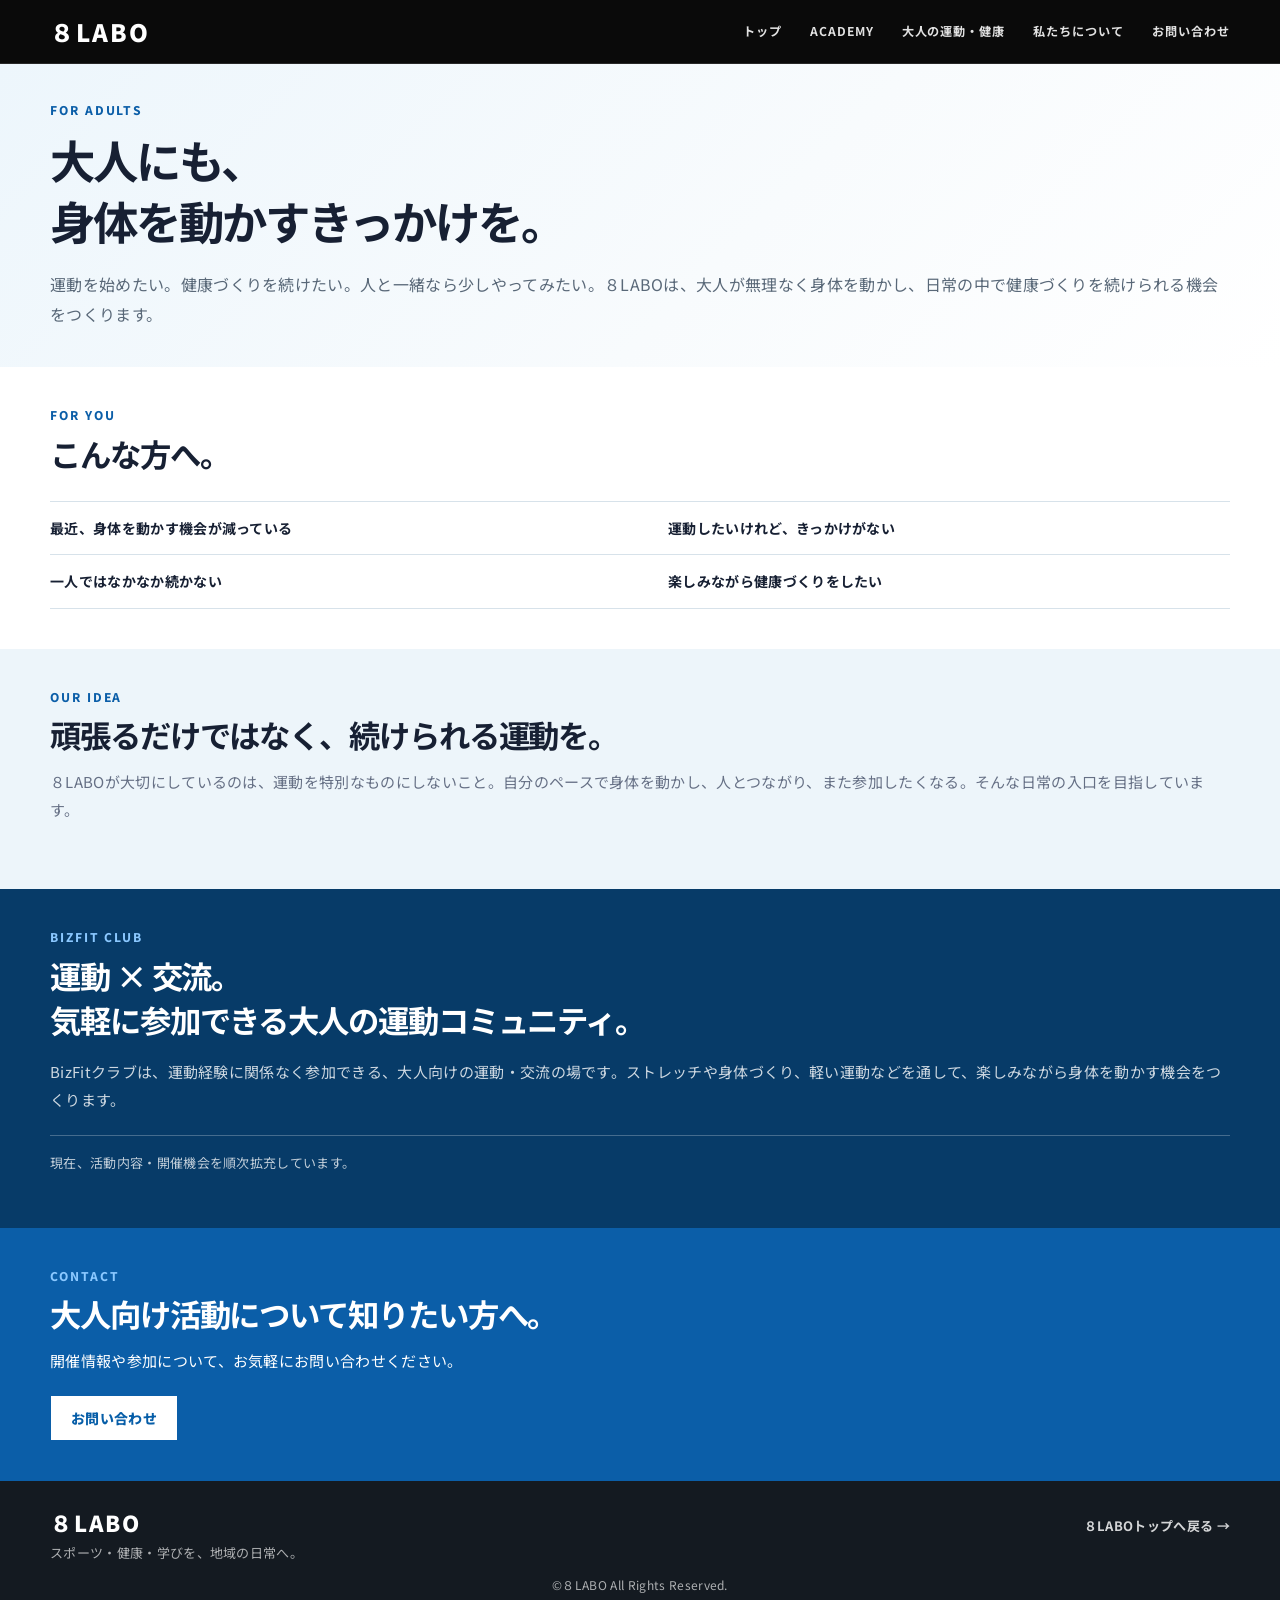
<file: adults.html>
<!DOCTYPE html><html lang="ja"><head><meta charset="UTF-8"><meta name="viewport" content="width=device-width,initial-scale=1"><title>大人の運動・健康｜８LABO</title><link rel="stylesheet" href="style.css"><link rel="stylesheet" href="refine.css"><link rel="stylesheet" href="p003.css"><link rel="stylesheet" href="subpages.css?v=p093"></head><body class="p003 subpage adults-page"><header class="site-header"><a class="brand" href="index.html">８LABO</a><button class="menu-button" aria-expanded="false">MENU</button><nav class="global-nav"><a href="index.html">トップ</a><a href="academy.html">ACADEMY</a><a href="adults.html">大人の運動・健康</a><a href="about.html">私たちについて</a><a href="contact.html">お問い合わせ</a></nav></header><main><section class="sub-hero"><div class="wrap"><p class="kicker">FOR ADULTS</p><h1>大人にも、<br>身体を動かすきっかけを。</h1><p>運動を始めたい。健康づくりを続けたい。人と一緒なら少しやってみたい。８LABOは、大人が無理なく身体を動かし、日常の中で健康づくりを続けられる機会をつくります。</p></div></section><section><div class="wrap"><div class="section-head"><p class="kicker">FOR YOU</p><h2>こんな方へ。</h2></div><div class="simple-grid"><div>最近、身体を動かす機会が減っている</div><div>運動したいけれど、きっかけがない</div><div>一人ではなかなか続かない</div><div>楽しみながら健康づくりをしたい</div></div></div></section><section class="soft-section"><div class="wrap"><div class="section-head"><p class="kicker">OUR IDEA</p><h2>頑張るだけではなく、続けられる運動を。</h2><p>８LABOが大切にしているのは、運動を特別なものにしないこと。自分のペースで身体を動かし、人とつながり、また参加したくなる。そんな日常の入口を目指しています。</p></div></div></section><section class="bizfit-section"><div class="wrap"><p class="kicker">BIZFIT CLUB</p><h2>運動 × 交流。<br>気軽に参加できる大人の運動コミュニティ。</h2><p>BizFitクラブは、運動経験に関係なく参加できる、大人向けの運動・交流の場です。ストレッチや身体づくり、軽い運動などを通して、楽しみながら身体を動かす機会をつくります。</p><p class="status-note">現在、活動内容・開催機会を順次拡充しています。</p></div></section><section class="renew-contact"><div class="wrap"><p class="kicker">CONTACT</p><h2>大人向け活動について知りたい方へ。</h2><p>開催情報や参加について、お気軽にお問い合わせください。</p><a class="btn" href="contact.html">お問い合わせ</a></div></section></main><footer class="site-footer"><div class="footer-brand">８LABO</div><p>スポーツ・健康・学びを、地域の日常へ。</p><a class="footer-home-link" href="index.html">８LABOトップへ戻る →</a><p class="copyright">©８LABO All Rights Reserved.</p></footer><script src="script.js?v=prod-20260901-1"></script></body></html>
</file>
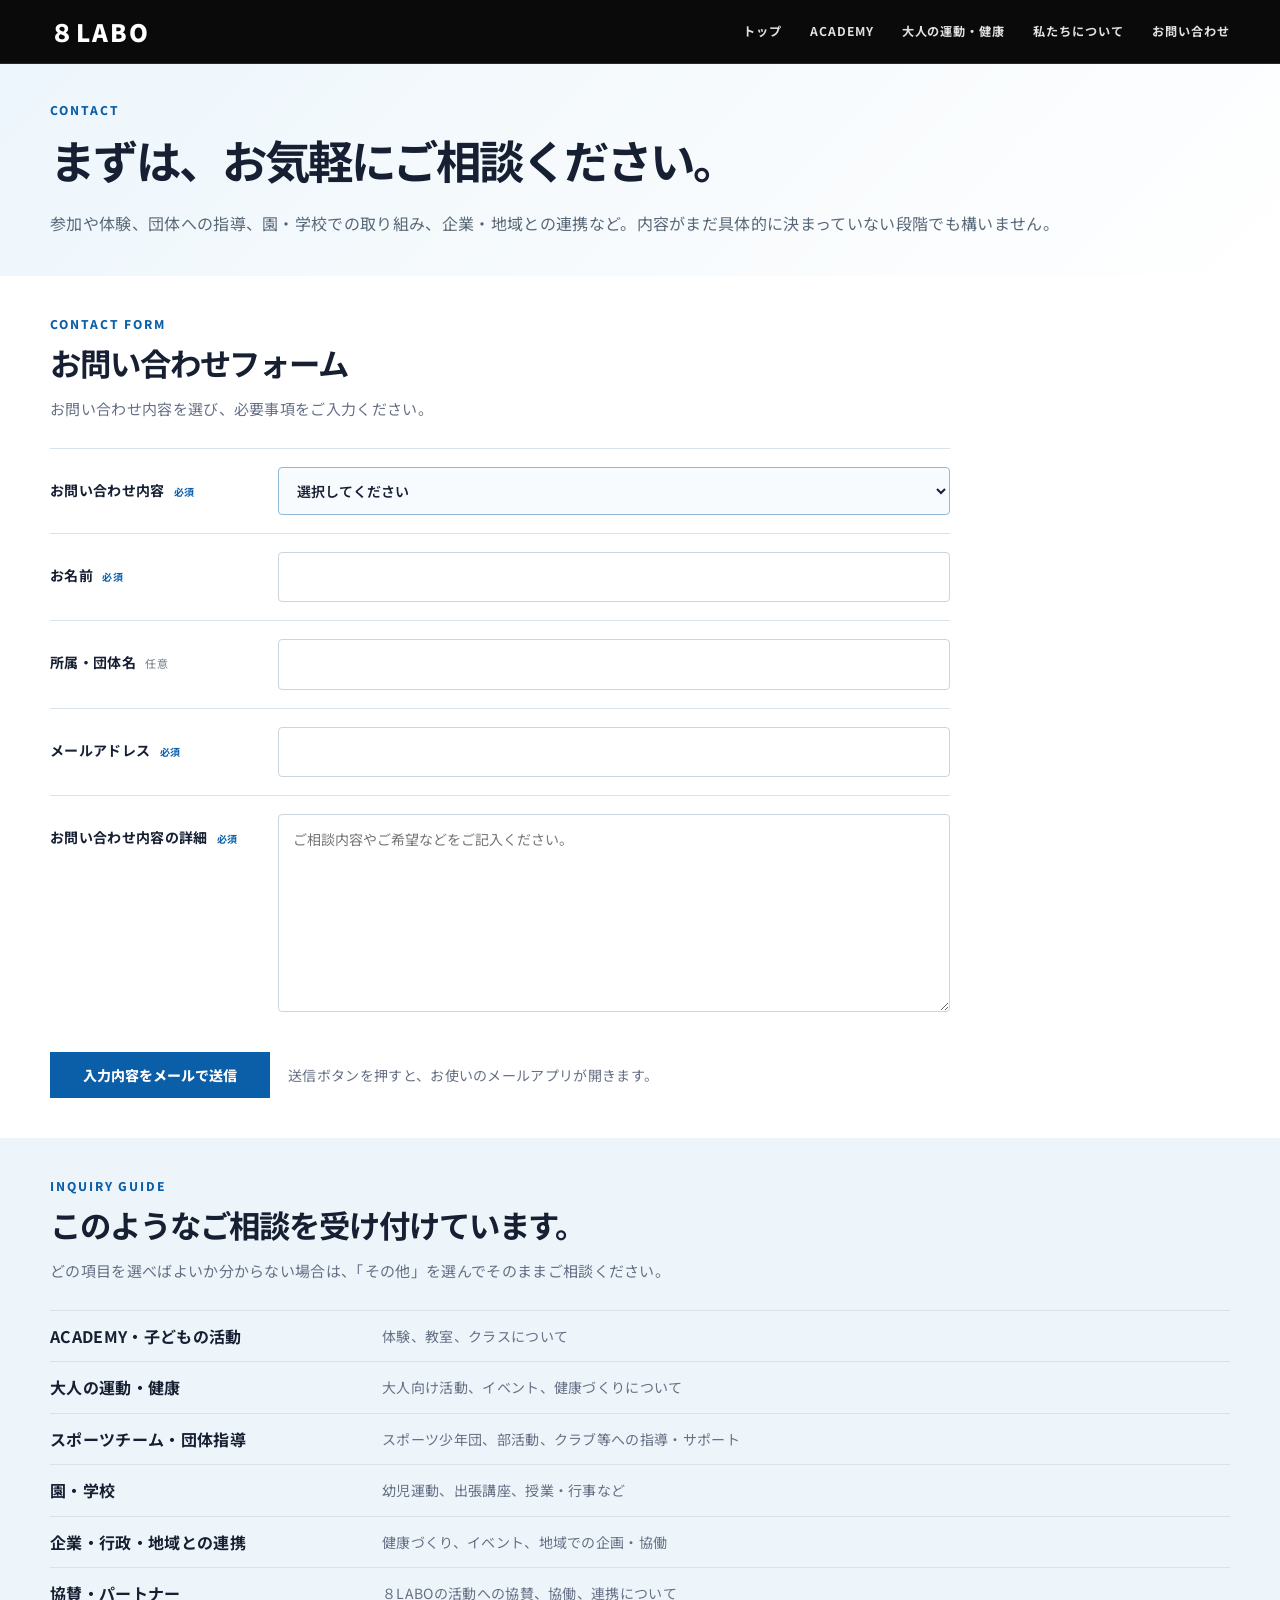
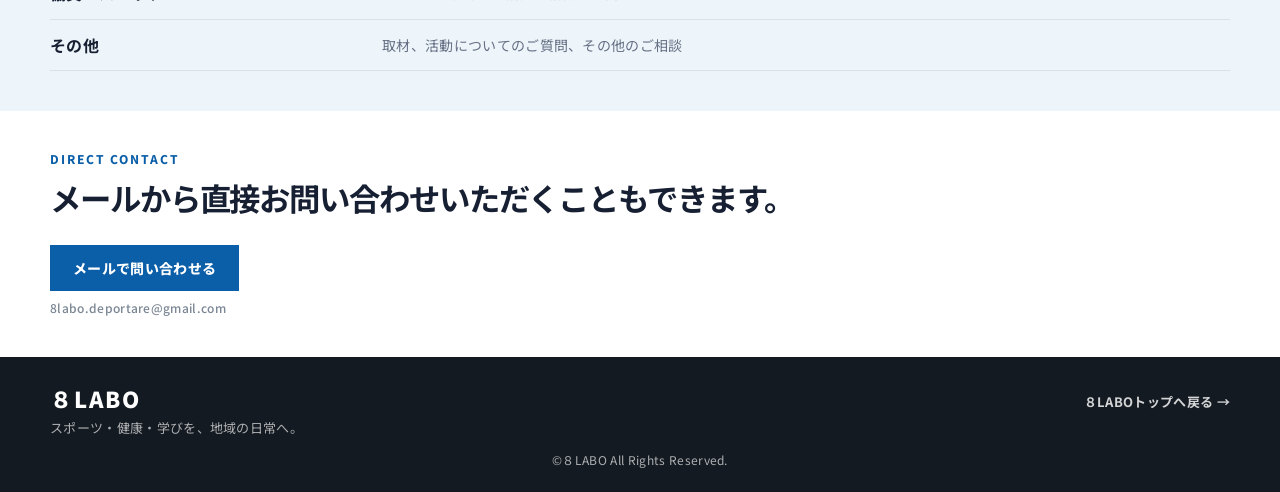
<file: contact.html>
<!DOCTYPE html><html lang="ja"><head><meta charset="UTF-8"><meta name="viewport" content="width=device-width,initial-scale=1"><meta name="description" content="８LABOへのお問い合わせ。ACADEMY、団体指導、園・学校、企業・行政・地域連携、協賛などのご相談はこちらから。"><title>お問い合わせ｜８LABO</title><link rel="stylesheet" href="style.css"><link rel="stylesheet" href="refine.css"><link rel="stylesheet" href="p003.css"><link rel="stylesheet" href="subpages.css?v=p093"></head><body class="p003 subpage contact-page contact-p048"><header class="site-header"><a class="brand" href="index.html">８LABO</a><button class="menu-button" aria-expanded="false">MENU</button><nav class="global-nav"><a href="index.html">トップ</a><a href="academy.html">ACADEMY</a><a href="adults.html">大人の運動・健康</a><a href="about.html">私たちについて</a><a href="contact.html">お問い合わせ</a></nav></header><main><section class="sub-hero compact"><div class="wrap"><p class="kicker">CONTACT</p><h1>まずは、お気軽にご相談ください。</h1><p>参加や体験、団体への指導、園・学校での取り組み、企業・地域との連携など。内容がまだ具体的に決まっていない段階でも構いません。</p></div></section><section id="contact-form" class="contact-form-section contact-main-form"><div class="wrap"><div class="section-head"><p class="kicker">CONTACT FORM</p><h2>お問い合わせフォーム</h2><p>お問い合わせ内容を選び、必要事項をご入力ください。</p></div><form class="contact-form" id="contactForm"><div class="form-row form-row-primary"><label for="contactType">お問い合わせ内容 <span>必須</span></label><select id="contactType" required><option value="">選択してください</option><option>ACADEMY・子どもの活動</option><option>大人の運動・健康</option><option>スポーツチーム・団体指導</option><option>園・学校</option><option>企業・行政・地域との連携</option><option>協賛・パートナー</option><option>その他</option></select></div><div class="form-row"><label for="contactName">お名前 <span>必須</span></label><input id="contactName" type="text" autocomplete="name" required></div><div class="form-row"><label for="contactOrg">所属・団体名 <small>任意</small></label><input id="contactOrg" type="text" autocomplete="organization"></div><div class="form-row"><label for="contactEmail">メールアドレス <span>必須</span></label><input id="contactEmail" type="email" autocomplete="email" required></div><div class="form-row"><label for="contactMessage">お問い合わせ内容の詳細 <span>必須</span></label><textarea id="contactMessage" rows="7" required placeholder="ご相談内容やご希望などをご記入ください。"></textarea></div><div class="form-submit"><button class="btn btn-primary" type="submit">入力内容をメールで送信</button><p>送信ボタンを押すと、お使いのメールアプリが開きます。</p></div></form></div></section><section class="soft-section contact-examples"><div class="wrap"><div class="section-head"><p class="kicker">INQUIRY GUIDE</p><h2>このようなご相談を受け付けています。</h2><p>どの項目を選べばよいか分からない場合は、「その他」を選んでそのままご相談ください。</p></div><div class="contact-example-list"><div><strong>ACADEMY・子どもの活動</strong><p>体験、教室、クラスについて</p></div><div><strong>大人の運動・健康</strong><p>大人向け活動、イベント、健康づくりについて</p></div><div><strong>スポーツチーム・団体指導</strong><p>スポーツ少年団、部活動、クラブ等への指導・サポート</p></div><div><strong>園・学校</strong><p>幼児運動、出張講座、授業・行事など</p></div><div><strong>企業・行政・地域との連携</strong><p>健康づくり、イベント、地域での企画・協働</p></div><div><strong>協賛・パートナー</strong><p>８LABOの活動への協賛、協働、連携について</p></div><div><strong>その他</strong><p>取材、活動についてのご質問、その他のご相談</p></div></div></div></section><section class="contact-direct"><div class="wrap"><div class="section-head"><p class="kicker">DIRECT CONTACT</p><h2>メールから直接お問い合わせいただくこともできます。</h2></div><div class="contact-email-actions"><a class="contact-email-button" href="mailto:8labo.deportare@gmail.com">メールで問い合わせる</a><a class="contact-email-address" href="mailto:8labo.deportare@gmail.com">8labo.deportare@gmail.com</a></div></div></section></main><footer class="site-footer"><div class="footer-brand">８LABO</div><p>スポーツ・健康・学びを、地域の日常へ。</p><a class="footer-home-link" href="index.html">８LABOトップへ戻る →</a><p class="copyright">©８LABO All Rights Reserved.</p></footer><script src="script.js?v=prod-20260901-1"></script><script>(function(){document.getElementById('contactForm').addEventListener('submit',function(e){e.preventDefault();if(!this.reportValidity())return;const type=document.getElementById('contactType').value;const name=document.getElementById('contactName').value.trim();const org=document.getElementById('contactOrg').value.trim();const email=document.getElementById('contactEmail').value.trim();const message=document.getElementById('contactMessage').value.trim();const subject='【８LABOお問い合わせ】'+type;const body=['お問い合わせ内容：'+type,'お名前：'+name,'所属・団体名：'+(org||'なし'),'メールアドレス：'+email,'','お問い合わせ内容の詳細',message].join('\n');location.href='mailto:8labo.deportare@gmail.com?subject='+encodeURIComponent(subject)+'&body='+encodeURIComponent(body);});})();</script></body></html>
</file>
<file: style.css>
:root{--ink:#111;--paper:#f5f3ee;--white:#fff;--accent:#dff06a;--muted:#696969;--line:rgba(17,17,17,.16);--max:1180px}*{box-sizing:border-box}html{scroll-behavior:smooth}body{margin:0;font-family:"Noto Sans JP",system-ui,sans-serif;background:var(--paper);color:var(--ink);line-height:1.85;letter-spacing:.02em}a{color:inherit;text-decoration:none}.site-header{position:fixed;inset:0 0 auto;z-index:100;display:flex;align-items:center;justify-content:space-between;padding:22px 28px;mix-blend-mode:difference;color:white}.brand{font-size:1.25rem;font-weight:900;letter-spacing:.08em}.global-nav{display:flex;gap:28px;font-size:.76rem;font-weight:700;letter-spacing:.12em}.global-nav a{opacity:.82}.menu-button{display:none;background:none;border:0;color:inherit;font:inherit;font-size:.75rem;font-weight:700}.hero{min-height:100svh;position:relative;overflow:hidden;display:grid;place-items:center;background:#101010;color:white}.hero-inner{width:min(var(--max),calc(100% - 48px));position:relative;z-index:2;padding:130px 0 90px}.eyebrow,.section-index{font-size:.72rem;font-weight:700;letter-spacing:.18em}.hero h1{margin:18px 0 24px;font-size:clamp(4rem,11vw,9rem);line-height:.96;letter-spacing:-.055em;font-weight:900}.hero-copy{font-size:clamp(1.25rem,2vw,2rem);font-weight:600;margin:0 0 28px}.hero-lead{max-width:720px;color:rgba(255,255,255,.72)}.text-link{display:inline-flex;gap:12px;margin-top:28px;font-weight:700;border-bottom:1px solid rgba(255,255,255,.35);padding-bottom:6px}.hero-orb{position:absolute;border-radius:999px}.hero-orb-a{width:56vw;height:56vw;background:radial-gradient(circle at 40% 40%,#edf88c 0%,#b6d942 34%,transparent 70%);top:-22vw;right:-10vw}.hero-orb-b{width:34vw;height:34vw;background:radial-gradient(circle,rgba(131,149,255,.72),transparent 70%);bottom:-18vw;left:-8vw}.section-wrap{width:min(var(--max),calc(100% - 48px));margin:0 auto;padding:128px 0}.section-wrap.narrow{max-width:860px}.section-dark{background:#111;color:white}.section-light{background:var(--paper)}.section-accent{background:var(--accent)}.section-heading{margin-bottom:58px}.section-heading h2,.statement h2,.story h2,.support h2,.contact h2,.future h2{font-size:clamp(2.2rem,5vw,4.7rem);line-height:1.18;letter-spacing:-.04em;margin:18px 0 26px}.statement p{color:rgba(255,255,255,.76)}.statement-large{font-size:clamp(1.5rem,3vw,2.5rem);line-height:1.55;margin:48px 0}.statement-large strong{color:white}.vision-grid{display:grid;grid-template-columns:repeat(2,1fr);gap:1px;background:var(--line);border:1px solid var(--line)}.vision-card{background:var(--paper);padding:44px;min-height:320px}.vision-card span,.support-grid span{font-size:.72rem;font-weight:700;letter-spacing:.15em;color:var(--muted)}.vision-card h3{font-size:1.6rem;line-height:1.45;margin:70px 0 18px}.vision-card p{color:#555;margin:0}.big-number{font-size:clamp(6rem,18vw,15rem);line-height:.8;letter-spacing:-.08em;font-weight:900;margin:36px 0 50px}.future-lines{border-top:1px solid rgba(17,17,17,.28)}.future-lines p{margin:0;padding:20px 0;border-bottom:1px solid rgba(17,17,17,.28);font-size:clamp(1.1rem,2vw,1.65rem);font-weight:600}.future-closing{margin-top:48px;font-size:1.15rem;font-weight:600}.activity-list{border-top:1px solid var(--line)}.activity-item{display:grid;grid-template-columns:110px 1fr;gap:30px;padding:46px 0;border-bottom:1px solid var(--line)}.activity-no{font-size:3.5rem;font-weight:900;line-height:1}.activity-label{font-size:.72rem;font-weight:700;letter-spacing:.16em;margin-top:0}.activity-item h3{font-size:clamp(1.5rem,3vw,2.4rem);line-height:1.35;margin:8px 0 14px}.activity-item p:last-child{max-width:720px;color:#555}.story-grid{display:grid;grid-template-columns:1fr 1fr;gap:90px}.story-copy{align-self:end}.story-copy p{color:rgba(255,255,255,.7)}.story-copy .lead{color:white;font-size:1.35rem;font-weight:600}.support-lead{font-size:1.25rem;font-weight:600;margin:28px 0 54px}.support-grid{display:grid;grid-template-columns:repeat(4,1fr);gap:1px;background:var(--line);border:1px solid var(--line)}.support-grid>div{background:var(--paper);padding:30px;min-height:250px}.support-grid h3{margin-top:50px}.support-grid p{color:#555;font-size:.92rem}.contact{text-align:center}.contact .section-index{text-align:left}.contact p{max-width:720px;margin-left:auto;margin-right:auto}.contact-button{display:inline-flex;margin-top:34px;padding:18px 28px;border:2px solid #111;font-weight:800;letter-spacing:.08em}.contact-button:hover{background:#111;color:white}.site-footer{background:#111;color:white;padding:50px 28px 34px}.footer-brand{font-size:clamp(2.5rem,6vw,5rem);font-weight:900;letter-spacing:-.04em}.site-footer p{color:rgba(255,255,255,.65)}.copyright{margin-top:44px;font-size:.72rem}.reveal{opacity:0;transform:translateY(28px);transition:opacity .8s ease,transform .8s ease}.reveal.is-visible{opacity:1;transform:none}@media(max-width:800px){.site-header{padding:18px 20px}.menu-button{display:block}.global-nav{display:none;position:fixed;top:58px;right:16px;flex-direction:column;gap:16px;padding:20px;background:#111;color:white;mix-blend-mode:normal;min-width:180px}.global-nav.is-open{display:flex}.hero-inner,.section-wrap{width:min(100% - 32px,var(--max))}.hero h1{font-size:clamp(3.6rem,18vw,6rem)}.hero-orb-a{width:90vw;height:90vw;top:-30vw;right:-30vw}.hero-orb-b{width:70vw;height:70vw}.section-wrap{padding:92px 0}.vision-grid,.story-grid,.support-grid{grid-template-columns:1fr}.vision-card{min-height:0;padding:30px}.vision-card h3{margin-top:42px}.activity-item{grid-template-columns:58px 1fr;gap:18px}.activity-no{font-size:2.5rem}.story-grid{gap:20px}}
</file>
<file: refine.css>
/* P019 base — Academy hierarchy and responsive layout */
.p003 .academy-renew-hero{background:linear-gradient(135deg,#e5f1fa 0%,#f5f9fc 58%,#fff 100%)!important}.p003 #needs.parent-needs{background:#d7e9f5!important}.p003 #change{background:#fff!important}.p003 #program.parent-needs{background:#edf5fa!important}.p003 #program .program{background:#fff!important;border:1px solid #cbdde9!important;box-shadow:0 8px 22px rgba(7,59,104,.045)!important}.p003 .academy-gallery-section{background:#f7fafc!important;border:0!important}.p003 .academy-reason{background:#073b68!important}.p003 #classes{background:#e9f1f6!important}.p003 #classes .level-card{background:#fff!important;border:1px solid #b6cbd9!important;box-shadow:0 10px 28px rgba(7,59,104,.09)!important}.p003 #classes .level-header{background:#9fc9e2!important;border-bottom:1px solid #82b4d2!important}.p003 #classes .level-name{color:#073b68!important}.p003 #classes .level-subname{color:#3f657d!important}.p003 #classes .level-body{background:#fff!important}.p003 #classes .level-target{background:#edf4f8!important;border-left-color:#075ea8!important}.p003 #classes .class-card{background:#fff!important;border:1px solid #b8cedd!important;box-shadow:0 8px 22px rgba(7,59,104,.055)!important}.p003 #classes .class-card.preparing{background:#f6f8fa!important}.p003 #classes+section{background:#fff!important}.p003 #classes+section+section{background:#e7f0f6!important}.p003 #faq.parent-needs{background:#d7e7f2!important}.p003 .renew-contact{background:#0b5ea8!important}

@media(min-width:801px){.p003 .section-head p:last-child{max-width:none!important;width:100%!important}.p003 .academy-renew-hero .wrap{grid-template-columns:minmax(0,1.12fr) minmax(420px,.88fr)!important;gap:48px!important}.p003 .academy-renew-hero h1{font-size:clamp(2rem,3.25vw,3.2rem)!important;line-height:1.35!important}.p003 .academy-renew-hero p{max-width:none!important;width:100%!important}.p003 #needs .section-head,.p003 #change .section-head,.p003 #program .section-head,.p003 #classes .section-head,.p003 #classes+section .section-head,.p003 #classes+section+section .section-head,.p003 #faq .section-head{max-width:none!important;width:100%!important}.p003 #needs .section-head p:last-child,.p003 #change .section-head p:last-child,.p003 #program .section-head p:last-child,.p003 #classes .section-head p:last-child,.p003 #classes+section .section-head p:last-child,.p003 #classes+section+section .section-head p:last-child,.p003 #faq .section-head p:last-child,.p003 #program .results-note,.p003 .academy-reason .section-head .lead{max-width:none!important;width:100%!important}}

@media(max-width:800px){
.p003 .wrap{width:calc(100% - 32px)!important;max-width:none!important;margin-left:16px!important;margin-right:16px!important}
.p003 .site-header{height:64px!important;padding:0 20px!important;background:#0a0a0a!important;color:#fff!important;border-bottom:1px solid rgba(255,255,255,.12)!important;position:relative!important;z-index:1000!important;mix-blend-mode:normal!important;isolation:isolate!important}
.p003 .brand,.p003 .menu-button{color:#fff!important;opacity:1!important;mix-blend-mode:normal!important;text-shadow:none!important}.p003 .menu-button{font-size:.8rem!important;font-weight:800!important;letter-spacing:.12em!important}
.p003 .global-nav{display:none!important;position:absolute!important;top:64px!important;left:0!important;right:0!important;width:100%!important;min-width:0!important;margin:0!important;padding:8px 20px 16px!important;background:#071b33!important;color:#fff!important;border:0!important;border-top:1px solid rgba(255,255,255,.12)!important;box-shadow:0 16px 32px rgba(0,0,0,.28)!important;mix-blend-mode:normal!important;z-index:1001!important}
.p003 .global-nav.is-open{display:flex!important;flex-direction:column!important;gap:0!important}
.p003 .global-nav a{display:block!important;width:100%!important;padding:14px 2px!important;margin:0!important;color:#fff!important;opacity:1!important;background:transparent!important;border:0!important;border-bottom:1px solid rgba(255,255,255,.14)!important;font-size:.88rem!important;font-weight:700!important;line-height:1.45!important;letter-spacing:.03em!important;text-shadow:none!important;white-space:normal!important}
.p003 .global-nav a:last-child{border-bottom:0!important}
.p003.menu-open{overflow:hidden!important}
.p003 .section-head,.p003 .section-head p:last-child,.p003 .hero-copybox,.p003 .hero-copybox .hero-text,.p003 .entrance-copy,.p003 .value-card,.p003 .value-card p,.p003 .featured-grid>div:last-child,.p003 .featured h2,.p003 .featured p,.p003 .feature-points,.p003 .feature-points span,.p003 .reason,.p003 .reason p,.p003 .activity-results .section-head,.p003 .activity-results .section-head p:last-child,.p003 .results-note,.p003 .voice-empty,.p003 .voice-empty p,.p003 .about-copy,.p003 .about-copy h2,.p003 .about-copy p,.p003 .mv-block,.p003 .mv-block strong,.p003 .content-card,.p003 .content-card p,.p003 .renew-contact .wrap>p,.p003 .contact-choice,.p003 .contact-choice a{width:100%!important;max-width:none!important;min-width:0!important;white-space:normal!important;word-break:normal!important;overflow-wrap:break-word!important;text-wrap:wrap!important}
.p003 .section-head p:last-child,.p003 .hero-copybox .hero-text,.p003 .entrance-copy p,.p003 .value-card p,.p003 .featured p,.p003 .feature-points span,.p003 .reason p,.p003 .activity-results .section-head p:last-child,.p003 .results-note,.p003 .voice-empty p,.p003 .about-copy p,.p003 .content-card p,.p003 .renew-contact .wrap>p{letter-spacing:0!important;word-spacing:0!important;text-align:left!important}
.p003 .featured-grid,.p003 .about-grid,.p003 .content-grid,.p003 .reason-grid,.p003 .value-grid,.p003 .entrance-grid,.p003 .contact-choice,.p003 .change-grid,.p003 .program-grid{grid-template-columns:1fr!important;display:grid!important;width:100%!important;max-width:none!important}
.p003 .featured-grid{gap:28px!important}.p003 .featured-visual{width:100%!important;aspect-ratio:16/10!important;grid-column:1!important}.p003 .featured-grid>div:last-child{grid-column:1!important}
.p003 .about-grid{gap:28px!important}.p003 .about-copy{order:1!important}.p003 .about-grid>div:first-child{order:2!important;width:100%!important;max-width:none!important}.p003 .about-grid>div:first-child>.kicker{display:none!important}.p003 .about-copy:before{content:'ABOUT 8LABO';display:block;margin:0 0 16px;color:#79bdf3;font-size:.7rem;font-weight:800;letter-spacing:.17em}.p003 .about-copy h2{font-size:clamp(1.6rem,7vw,2rem)!important;line-height:1.45!important}.p003 .about-copy p{font-size:.92rem!important;line-height:1.9!important}.p003 .mv-block strong{font-size:1.15rem!important;line-height:1.65!important}
.p003 .entrance-grid .entrance-card{grid-template-columns:82px minmax(0,1fr)!important;min-height:0!important}
.p003 .entrance-grid .entrance-visual{width:82px!important;min-width:82px!important;padding:0 4px!important;font-size:1.2rem!important;line-height:1!important;white-space:nowrap!important;overflow:visible!important}
.p003 .entrance-grid .entrance-copy{min-width:0!important;padding:20px 16px!important}
.p003 .entrance-grid .entrance-copy h3{font-size:1.02rem!important;line-height:1.45!important;margin-bottom:10px!important}
.p003 .entrance-grid .entrance-copy p{font-size:.82rem!important;line-height:1.75!important;margin-bottom:13px!important}
.p003 .entrance-grid .entrance-copy .mini-link{font-size:.78rem!important;line-height:1.55!important}
.p003 .entrance-grid .entrance-copy h3,.p003 .entrance-grid .entrance-copy p,.p003 .entrance-grid .entrance-copy .mini-link{width:100%!important;max-width:none!important;min-width:0!important;white-space:normal!important;word-break:normal!important;overflow-wrap:break-word!important;letter-spacing:0!important}
.p003 .activity-results .activity-photo-grid{grid-template-columns:1fr 1fr!important;grid-template-rows:auto!important;grid-auto-rows:auto!important;gap:10px!important;align-items:start!important}
.p003 .activity-results .activity-photo-grid .activity-photo{min-height:0!important;height:auto!important;aspect-ratio:4/3!important;padding:0!important;background-color:transparent!important;background-size:cover!important;background-position:var(--cms-mx,50%) var(--cms-my,50%)!important}
.p003 .activity-results .activity-photo-grid .activity-photo:first-child{grid-column:1/3!important;grid-row:auto!important;aspect-ratio:16/9!important}
.p003 .activity-results .activity-photo-grid .activity-photo:nth-child(5){display:flex!important;grid-column:auto!important;grid-row:auto!important;aspect-ratio:4/3!important}
.p003 .activity-results .activity-photo-grid .activity-photo:not(.cms-photo){display:flex!important;align-items:flex-end!important;padding:14px!important;background:#e8eef3!important;color:#657080!important}
.p003 .renew-hero .hero-copybox h1{font-size:clamp(1.7rem,7.2vw,2.05rem)!important;white-space:nowrap!important;letter-spacing:-.04em!important}
.p003 .renew-hero .hero-copybox h1 br{display:none!important}
.p003 #activity .section-head h2{font-size:clamp(1rem,4.55vw,1.18rem)!important;white-space:nowrap!important;letter-spacing:-.04em!important;max-width:none!important}
.p003 #activity .section-head h2 br{display:none!important}
.p003 section{overflow:hidden}
}

@media(min-width:801px){
.p003 .renew-hero .hero-grid{grid-template-columns:56% 44%!important;min-height:620px!important}
.p003 .renew-hero .photo-stage{min-height:620px!important;height:auto!important;align-self:stretch!important}
.p003 .renew-hero h1{max-width:none!important;white-space:normal!important;font-size:clamp(2rem,3.25vw,3.2rem)!important;line-height:1.22!important;letter-spacing:-.04em!important}
.p003 .renew-hero h1 br{display:block!important}
.p003 .renew-hero h1 .keep{white-space:nowrap!important}
.p003 #services .section-head h2 br,
.p003 #activity .section-head h2 br{display:none!important}
.p003 #services .section-head h2,
.p003 #activity .section-head h2{max-width:none!important;white-space:nowrap!important}
.p003 .content-grid{grid-template-columns:repeat(2,minmax(0,1fr))!important}
}

.p003 .featured h2 br{display:block!important}
</file>
<file: p003.css>
/* P003 — full renewal based on 2026-08 renewal brief */
:root{--blue:#0b5ea8;--blue-deep:#073b68;--blue-soft:#eaf3fa;--green:#3f8f72;--orange:#e89545;--ink:#172033;--muted:#667085;--paper:#f7f9fb;--line:#dfe6ec;--white:#fff;--charcoal:#1d232b}
*{box-sizing:border-box}html{scroll-behavior:smooth}body{margin:0;color:var(--ink);background:#fff;font-family:'Noto Sans JP',sans-serif;line-height:1.8}.p003{overflow-x:hidden}.p003 a{text-decoration:none}.p003 .site-header{height:76px;padding:0 max(28px,calc((100vw - 1180px)/2));display:flex;align-items:center;justify-content:space-between;background:rgba(255,255,255,.96);color:var(--ink);border-bottom:1px solid var(--line);position:relative;z-index:100}.p003 .brand{font-size:1.08rem;font-weight:900;letter-spacing:.08em;color:var(--ink)}.p003 .menu-button{color:var(--ink);font-size:.78rem;letter-spacing:.12em}.p003 .global-nav{top:76px;right:max(28px,calc((100vw - 1180px)/2));background:#fff;border:1px solid var(--line);box-shadow:0 18px 50px rgba(17,24,39,.12);min-width:260px}.p003 .global-nav a{color:var(--ink);border-color:var(--line);font-size:.82rem}.p003 .wrap{width:min(1180px,calc(100% - 56px));margin:auto}.p003 .narrow{width:min(780px,100%)}.p003 section{padding:92px 0}.p003 .kicker{margin:0 0 14px;color:var(--blue);font-size:.7rem;font-weight:800;letter-spacing:.17em}.p003 h1,.p003 h2,.p003 h3{margin-top:0;line-height:1.35;letter-spacing:-.025em}.p003 h2{font-size:clamp(1.75rem,3vw,2.65rem);margin-bottom:18px}.p003 .lead{font-size:1.06rem;color:#475467;max-width:720px}.p003 .section-head{margin-bottom:42px}.p003 .section-head p:last-child{max-width:720px;color:var(--muted)}
/* hero */.p003 .renew-hero{padding:0;background:#f3f7fa}.p003 .hero-grid{min-height:620px;display:grid;grid-template-columns:1.02fr .98fr;align-items:stretch}.p003 .hero-copybox{display:flex;flex-direction:column;justify-content:center;padding:70px 64px 70px max(28px,calc((100vw - 1180px)/2))}.p003 .hero-copybox h1{font-size:clamp(2.35rem,4.4vw,4.35rem);margin:0 0 22px}.p003 .hero-copybox .mission{font-size:1.05rem;font-weight:700;margin:0 0 18px}.p003 .hero-copybox .hero-text{max-width:560px;color:#536273;margin:0 0 30px}.p003 .hero-actions{display:flex;gap:12px;flex-wrap:wrap}.p003 .btn{display:inline-flex;align-items:center;justify-content:center;min-height:46px;padding:0 20px;border:1px solid var(--blue);font-size:.82rem;font-weight:800}.p003 .btn-primary{background:var(--blue);color:#fff}.p003 .btn-secondary{color:var(--blue);background:#fff}.p003 .photo-stage{min-height:620px;background:linear-gradient(135deg,#0b5ea8,#073b68);position:relative;display:flex;align-items:flex-end;padding:34px}.p003 .photo-stage:before{content:'ACTIVITY PHOTO';position:absolute;inset:0;display:grid;place-items:center;color:rgba(255,255,255,.42);font-size:.75rem;font-weight:800;letter-spacing:.18em}.p003 .photo-note{position:relative;color:#fff;font-size:.78rem;max-width:330px;margin:0;opacity:.85}
/* entrances */.p003 .entrance-section{background:#fff}.p003 .entrance-grid{display:grid;grid-template-columns:repeat(2,1fr);gap:18px}.p003 .entrance-card{display:grid;grid-template-columns:120px 1fr;min-height:210px;border:1px solid var(--line);background:#fff;transition:.2s}.p003 .entrance-card:hover{transform:translateY(-2px);box-shadow:0 14px 34px rgba(17,24,39,.06)}.p003 .entrance-visual{display:grid;place-items:center;background:var(--blue-soft);color:var(--blue);font-weight:900;font-size:1.5rem}.p003 .entrance-card:nth-child(2) .entrance-visual{background:#eef4f1;color:var(--green)}.p003 .entrance-card:nth-child(3) .entrance-visual{background:#fff4e9;color:var(--orange)}.p003 .entrance-card:nth-child(4) .entrance-visual{background:#f1f2f4;color:#475467}.p003 .entrance-copy{padding:26px}.p003 .entrance-copy h3{font-size:1.18rem;margin-bottom:10px}.p003 .entrance-copy p{font-size:.9rem;color:var(--muted);margin:0 0 14px}.p003 .mini-link{font-size:.8rem;font-weight:800;color:var(--blue)}
/* needs */.p003 .needs{background:var(--paper)}.p003 .need-list{display:grid;grid-template-columns:repeat(2,1fr);gap:0 42px;border-top:1px solid var(--line)}.p003 .need-item{padding:18px 0;border-bottom:1px solid var(--line);font-size:.96rem}.p003 .need-item:before{content:'✓';color:var(--blue);font-weight:900;margin-right:12px}
/* values */.p003 .value-grid{display:grid;grid-template-columns:repeat(3,1fr);gap:18px}.p003 .value-card{padding:34px;border:1px solid var(--line);border-top:4px solid var(--blue)}.p003 .value-card:nth-child(2){border-top-color:var(--green)}.p003 .value-card:nth-child(3){border-top-color:var(--orange)}.p003 .value-word{font-size:.7rem;font-weight:900;letter-spacing:.16em;color:var(--muted)}.p003 .value-card h3{font-size:1.25rem;margin:14px 0 10px}.p003 .value-card p{color:var(--muted);font-size:.9rem;margin:0}
/* featured */.p003 .featured{background:var(--blue-deep);color:#fff}.p003 .featured-grid{display:grid;grid-template-columns:.9fr 1.1fr;gap:64px;align-items:center}.p003 .featured-visual{aspect-ratio:4/3;background:linear-gradient(145deg,#1775c2,#0b5ea8);display:grid;place-items:center;color:rgba(255,255,255,.48);font-size:.72rem;font-weight:800;letter-spacing:.18em}.p003 .featured .kicker{color:#8bc8ff}.p003 .featured h2{font-size:clamp(2rem,3.5vw,3.15rem)}.p003 .featured p{color:rgba(255,255,255,.78)}.p003 .feature-points{display:grid;gap:10px;margin:24px 0 30px}.p003 .feature-points span{padding-left:20px;position:relative;font-size:.92rem}.p003 .feature-points span:before{content:'';position:absolute;left:0;top:.75em;width:7px;height:7px;border-radius:50%;background:var(--orange)}.p003 .featured .btn{border-color:#fff;color:#fff;background:transparent}
/* reasons */.p003 .reason-grid{display:grid;grid-template-columns:repeat(2,1fr);gap:18px}.p003 .reason{padding:30px;background:var(--paper);border-left:3px solid var(--blue)}.p003 .reason h3{font-size:1.12rem;margin-bottom:8px}.p003 .reason p{font-size:.9rem;color:var(--muted);margin:0}
/* activity */.p003 .activity-results{background:#f2f5f7}.p003 .activity-photo-grid{display:grid;grid-template-columns:1.3fr .7fr .7fr;grid-template-rows:210px 210px;gap:12px}.p003 .activity-photo{background:#dce6ee;display:flex;align-items:flex-end;padding:18px;color:#536273;font-size:.76rem;font-weight:700}.p003 .activity-photo:first-child{grid-row:1/3;background:#cbddeb}.p003 .activity-photo:nth-child(3){background:#e9e1d8}.p003 .activity-photo:nth-child(4){background:#dbe7df}.p003 .results-note{margin-top:18px;color:var(--muted);font-size:.82rem}
/* voice */.p003 .voice-empty{border:1px dashed #b8c3ce;padding:36px;display:grid;grid-template-columns:180px 1fr;gap:28px;align-items:center}.p003 .voice-empty strong{font-size:1.1rem}.p003 .voice-empty p{margin:5px 0 0;color:var(--muted);font-size:.9rem}
/* about */.p003 .about-renew{background:var(--charcoal);color:#fff}.p003 .about-grid{display:grid;grid-template-columns:.75fr 1.25fr;gap:70px}.p003 .mv-block{border-top:1px solid rgba(255,255,255,.25);padding:20px 0}.p003 .mv-block small{display:block;color:#91c9f8;font-weight:800;letter-spacing:.14em}.p003 .mv-block strong{display:block;margin-top:8px;font-size:1.35rem}.p003 .about-copy p{color:rgba(255,255,255,.72)}
/* stories */.p003 .content-grid{display:grid;grid-template-columns:1.25fr .75fr;gap:18px}.p003 .content-card{padding:32px;border:1px solid var(--line);min-height:220px}.p003 .content-card h3{font-size:1.2rem}.p003 .content-card p{color:var(--muted);font-size:.9rem}.p003 .content-card .tag{color:var(--blue);font-size:.7rem;font-weight:900;letter-spacing:.14em}
/* contact */.p003 .renew-contact{background:var(--blue);color:#fff}.p003 .renew-contact .kicker{color:#b8dcfa}.p003 .contact-choice{display:grid;grid-template-columns:repeat(3,1fr);gap:14px;margin-top:34px}.p003 .contact-choice a{padding:24px;border:1px solid rgba(255,255,255,.45);color:#fff}.p003 .contact-choice strong{display:block;font-size:1.05rem;margin-bottom:5px}.p003 .contact-choice span{font-size:.8rem;color:rgba(255,255,255,.72)}
.p003 .site-footer{padding:42px max(28px,calc((100vw - 1180px)/2));background:#141a21}.p003 .footer-brand{font-size:1.4rem}.p003 .preview-badge{position:fixed;right:10px;bottom:10px;z-index:999;background:#111;color:#fff;padding:5px 9px;border-radius:4px;font-size:10px;font-weight:800;letter-spacing:.08em;opacity:.78}
/* Academy */.p003 .academy-renew-hero{padding:84px 0;background:linear-gradient(135deg,#eef6fc,#fff)}.p003 .academy-renew-hero .wrap{display:grid;grid-template-columns:1fr .8fr;gap:56px;align-items:center}.p003 .academy-renew-hero h1{font-size:clamp(2.1rem,4vw,3.7rem);margin-bottom:18px}.p003 .academy-renew-hero p{color:var(--muted)}.p003 .academy-photo{aspect-ratio:4/3;background:linear-gradient(135deg,#0b5ea8,#4f93c9);display:grid;place-items:center;color:rgba(255,255,255,.5);font-size:.72rem;font-weight:800;letter-spacing:.16em}.p003 .parent-needs{background:var(--paper)}.p003 .change-grid{display:grid;grid-template-columns:repeat(3,1fr);gap:18px}.p003 .change-card{padding:28px;border:1px solid var(--line);background:#fff}.p003 .change-card b{display:block;color:var(--blue);margin-bottom:8px}.p003 .program-grid{display:grid;grid-template-columns:repeat(4,1fr);gap:12px}.p003 .program{padding:24px;background:var(--blue-soft)}.p003 .program b{display:block;margin-bottom:8px}.p003 .program p{font-size:.84rem;color:var(--muted);margin:0}.p003 .academy-reason{background:var(--blue-deep);color:#fff}.p003 .academy-reason .reason{background:rgba(255,255,255,.06);border-left-color:#75bdf4}.p003 .academy-reason .reason p{color:rgba(255,255,255,.72)}.p003 .academy-reason .kicker{color:#8bc8ff}.p003 .academy-reason h2{color:#fff}.p003 .faq-list{max-width:820px}.p003 details{border-top:1px solid var(--line);padding:18px 0}.p003 details:last-child{border-bottom:1px solid var(--line)}.p003 summary{font-weight:700;cursor:pointer}.p003 details p{color:var(--muted);font-size:.9rem}.p003 .class-grid{margin-top:30px}
@media(max-width:800px){.p003 .site-header{height:64px;padding:0 20px}.p003 .global-nav{position:fixed;inset:64px 0 auto 0;right:0;min-width:0;border:0;border-top:1px solid rgba(255,255,255,.14);background:#073b68;padding:10px 20px 18px;box-shadow:0 18px 35px rgba(0,0,0,.22)}.p003 .global-nav a{color:#fff;border-color:rgba(255,255,255,.15);padding:13px 4px;font-size:.78rem}.p003 .wrap{width:calc(100% - 40px)}.p003 section{padding:66px 0}.p003 h2{font-size:clamp(1.55rem,7vw,2rem)}.p003 .lead{font-size:.96rem}.p003 .section-head{margin-bottom:30px}.p003 .hero-grid{display:block;min-height:0}.p003 .hero-copybox{padding:58px 20px 44px}.p003 .hero-copybox h1{font-size:clamp(2rem,10vw,2.8rem);line-height:1.3}.p003 .hero-copybox .mission{font-size:.96rem}.p003 .hero-copybox .hero-text{font-size:.9rem}.p003 .photo-stage{min-height:280px;padding:22px}.p003 .entrance-grid,.p003 .need-list,.p003 .value-grid,.p003 .featured-grid,.p003 .reason-grid,.p003 .about-grid,.p003 .content-grid,.p003 .contact-choice,.p003 .change-grid,.p003 .program-grid,.p003 .academy-renew-hero .wrap{grid-template-columns:1fr}.p003 .entrance-card{grid-template-columns:82px 1fr;min-height:0}.p003 .entrance-copy{padding:21px}.p003 .entrance-copy h3{font-size:1.05rem}.p003 .entrance-copy p{font-size:.84rem}.p003 .need-list{gap:0}.p003 .value-card{padding:26px}.p003 .featured-grid{gap:30px}.p003 .featured-visual{aspect-ratio:16/10}.p003 .featured h2{font-size:1.85rem}.p003 .activity-photo-grid{grid-template-columns:1fr 1fr;grid-template-rows:190px 150px 150px}.p003 .activity-photo:first-child{grid-column:1/3;grid-row:auto}.p003 .voice-empty{grid-template-columns:1fr;padding:26px}.p003 .about-grid{gap:28px}.p003 .contact-choice{gap:10px}.p003 .contact-choice a{padding:20px}.p003 .academy-renew-hero{padding:58px 0}.p003 .academy-renew-hero .wrap{gap:30px}.p003 .academy-renew-hero h1{font-size:2rem}.p003 .program-grid{grid-template-columns:1fr 1fr}.p003 .class-card{padding:22px}.p003 .class-info{grid-template-columns:64px 1fr}.p003 .preview-badge{font-size:9px}.p003 .footer-brand{font-size:1.25rem}}
@media(max-width:430px){.p003 .program-grid{grid-template-columns:1fr}.p003 .hero-actions{display:grid}.p003 .btn{width:100%}.p003 .entrance-card{grid-template-columns:64px 1fr}.p003 .entrance-visual{font-size:1.15rem}.p003 .activity-photo-grid{grid-template-columns:1fr;grid-template-rows:180px 130px 130px 130px}.p003 .activity-photo:first-child{grid-column:auto}.p003 .contact-choice{grid-template-columns:1fr}}

/* P006 — typography and wrapping quality pass */
.p003{line-break:strict;word-break:normal;overflow-wrap:normal}.p003 h1,.p003 h2,.p003 h3{text-wrap:balance}.p003 p,.p003 li,.p003 span,.p003 .need-item{text-wrap:pretty}.p003 .section-head p:last-child{max-width:960px}.p003 .lead{max-width:900px}.p003 .hero-grid{grid-template-columns:1.12fr .88fr}.p003 .hero-copybox{padding-right:48px}.p003 .hero-copybox h1{font-size:clamp(2.25rem,3.75vw,3.85rem);max-width:680px}.p003 .hero-copybox .hero-text{max-width:650px}.p003 .featured-grid{grid-template-columns:.92fr 1.08fr;gap:54px}.p003 .featured h2{font-size:clamp(1.9rem,3vw,2.8rem)}.p003 .featured h2 br{display:none}.p003 .about-grid{grid-template-columns:.68fr 1.32fr;gap:64px}.p003 .about-copy{max-width:760px}.p003 .content-card p,.p003 .reason p,.p003 .value-card p,.p003 .entrance-copy p{max-width:none}.p003 .academy-renew-hero .wrap{grid-template-columns:1.15fr .85fr;gap:42px}.p003 .academy-renew-hero h1{font-size:clamp(2rem,3.25vw,3.15rem);max-width:720px;line-height:1.38}.p003 .academy-renew-hero h1 br{display:none}.p003 .academy-renew-hero .wrap>div:first-child>p:not(.kicker){max-width:720px}.p003 .academy-reason .section-head p:last-child{max-width:960px}.p003 #classes .section-head p:last-child{max-width:1000px}.p003 .faq-list{max-width:960px}
@media(min-width:801px) and (max-width:1180px){.p003 .wrap{width:min(1120px,calc(100% - 48px))}.p003 .hero-grid{grid-template-columns:1.08fr .92fr}.p003 .hero-copybox{padding-left:32px;padding-right:36px}.p003 .hero-copybox h1{font-size:clamp(2.2rem,4.2vw,3.35rem)}.p003 .academy-renew-hero .wrap{grid-template-columns:1.08fr .92fr;gap:34px}.p003 .academy-renew-hero h1{font-size:clamp(2rem,3.6vw,2.8rem)}}
@media(max-width:800px){.p003 .wrap{width:calc(100% - 32px)}.p003 section{padding:58px 0}.p003 h1,.p003 h2,.p003 h3{text-wrap:pretty}.p003 h2{font-size:clamp(1.45rem,6.2vw,1.9rem);line-height:1.45}.p003 .section-head p:last-child,.p003 .lead{max-width:none}.p003 .hero-copybox{padding:50px 16px 40px}.p003 .hero-copybox h1{font-size:clamp(1.9rem,9vw,2.45rem);max-width:none;line-height:1.35}.p003 .hero-copybox .hero-text{max-width:none;font-size:.9rem;line-height:1.85}.p003 .featured h2{font-size:1.65rem;line-height:1.45}.p003 .academy-renew-hero{padding:50px 0}.p003 .academy-renew-hero .wrap{gap:24px}.p003 .academy-renew-hero h1{font-size:clamp(1.75rem,8vw,2.25rem);max-width:none;line-height:1.45}.p003 .academy-renew-hero h1 br{display:none}.p003 .academy-renew-hero .wrap>div:first-child>p:not(.kicker){max-width:none;font-size:.92rem;line-height:1.85}.p003 .entrance-copy p,.p003 .reason p,.p003 .value-card p,.p003 .program p,.p003 details p,.p003 .about-copy p,.p003 .content-card p{line-height:1.8}.p003 .need-item{line-height:1.7}.p003 .class-info{line-height:1.65}}
@media(max-width:430px){.p003 h2{font-size:1.55rem}.p003 .hero-copybox h1{font-size:2rem}.p003 .academy-renew-hero h1{font-size:1.9rem}}
</file>
<file: home-refactor.css>
/* P095 — home base + shared consistency + canonical site header. */
@import url('./home-p051-base.css?v=p092');
@import url('./p051-consistency.css?v=p073');
@import url('./mobile-header.css?v=p066');
@import url('./header-p071.css?v=p073');

/* Home hero heading is owned here, not by generic text wrapping. */
.home-page .home-hero h1{
  font-size:clamp(44px,3.28vw,53px);
}
.home-page .home-hero h1 .home-hero-line{
  display:block;
  white-space:nowrap;
}

/* Mobile text baseline:
   body/description copy uses the full width of its own content area.
   Headings are intentionally excluded and keep their page-specific layout. */
@media(max-width:800px){
  .home-page .home-hero h1{
    font-size:clamp(27px,7.2vw,31px)!important;
  }
  .home-page .home-hero h1 .home-hero-line{
    white-space:nowrap;
  }
  .home-page .section-head>p:last-child,
  .home-page .home-hero .hero-text,
  .home-page .entrance-copy p,
  .home-page .value-card p,
  .home-page .featured p,
  .home-page .reason p,
  .home-page .about-copy p,
  .home-page .content-card p,
  .home-page .renew-contact>.wrap>p{
    width:100%;
    max-width:none;
    min-width:0;
    white-space:normal;
    text-wrap:wrap;
  }
}
</file>
<file: mobile-header.css>
/* P066 — canonical header contract.
   All pages now use the same explicit Noto Sans JP source for the brand/menu. */
html body.p003 > header.site-header{
  height:64px!important;
  padding:0 max(20px,calc((100vw - 1180px)/2))!important;
  display:flex!important;
  align-items:center!important;
  justify-content:space-between!important;
  background:#0a0a0a!important;
  color:#fff!important;
  border-bottom:1px solid rgba(255,255,255,.12)!important;
  position:relative!important;
  z-index:1000!important;
  mix-blend-mode:normal!important;
  isolation:isolate!important;
}
html body.p003 > header.site-header > a.brand{
  margin:0!important;
  padding:0!important;
  font-family:"Noto Sans JP",sans-serif!important;
  font-size:24px!important;
  font-weight:900!important;
  line-height:1!important;
  letter-spacing:.08em!important;
  color:#fff!important;
  opacity:1!important;
  transform:none!important;
}
html body.p003 > header.site-header > button.menu-button{
  margin:0!important;
  padding:0!important;
  background:none!important;
  border:0!important;
  font-family:"Noto Sans JP",sans-serif!important;
  font-size:14px!important;
  font-weight:800!important;
  line-height:1!important;
  letter-spacing:.12em!important;
  color:#fff!important;
  opacity:1!important;
  transform:none!important;
}
@media(min-width:801px){
  html body.p003 > header.site-header > button.menu-button{display:none!important}
  html body.p003 > header.site-header > nav.global-nav{
    display:flex!important;
    align-items:center!important;
    gap:28px!important;
    position:static!important;
    width:auto!important;
    min-width:0!important;
    margin:0!important;
    padding:0!important;
    background:transparent!important;
    border:0!important;
    box-shadow:none!important;
  }
  html body.p003 > header.site-header > nav.global-nav a{
    display:block!important;
    width:auto!important;
    margin:0!important;
    padding:0!important;
    border:0!important;
    color:#fff!important;
    font-size:.76rem!important;
    font-weight:700!important;
    line-height:1.35!important;
    letter-spacing:.08em!important;
    opacity:.88!important;
    white-space:nowrap!important;
  }
}
@media(max-width:800px){
  html,body{-webkit-text-size-adjust:100%!important;text-size-adjust:100%!important}
  html body.p003 > header.site-header{padding:0 20px!important}
  html body.p003 > header.site-header > a.brand{
    font-family:"Noto Sans JP",sans-serif!important;
    font-size:24px!important;
    font-weight:900!important;
    line-height:24px!important;
  }
  html body.p003 > header.site-header > button.menu-button{display:block!important}
}
</file>
<file: subpages.css>
/* P093 — secondary pages use the same font source and typography scale as Home / Academy. */
@import url('https://fonts.googleapis.com/css2?family=Noto+Sans+JP:wght@400;500;600;700;800;900&display=swap');
@import url('./subpages-p049-base.css?v=p092');
@import url('./p051-consistency.css?v=p073');
@import url('./subpages-academy-align.css?v=p093');
@import url('./mobile-header.css?v=p066');
@import url('./subpages-typography-p067.css?v=p068');
@import url('./subpages-label-contract-p069.css?v=p074');
@import url('./header-p071.css?v=p073');

/* Mobile text baseline: descriptions/body copy use the full width of their existing content area.
   Headings/titles are intentionally excluded. */
@media(max-width:800px){
  .subpage .sub-hero p:not(.kicker),
  .subpage .section-head>p:not(.kicker),
  .subpage .story p,
  .subpage .simple-grid>div,
  .subpage .service-panel p,
  .subpage .bizfit-section>.wrap>p:not(.kicker),
  .subpage .mv-page-grid p,
  .subpage .operator-intro,
  .subpage .operator-note,
  .subpage .operator-career p,
  .subpage .renew-contact p,
  .contact-page .contact-example-list p{
    width:100%;
    max-width:none;
    min-width:0;
    white-space:normal;
    text-wrap:wrap;
  }
}
</file>
<file: about-profile-layout-p084.css>
/* P084 — keep current text layout; set portrait to a natural profile-photo size. */
.about-page .about-operator>.wrap{max-width:920px!important}
.about-page .operator-profile{
  display:grid!important;
  grid-template-columns:minmax(0,1fr) 140px!important;
  grid-template-areas:"main photo" "detail detail"!important;
  column-gap:32px!important;
  row-gap:12px!important;
  align-items:start!important;
}
.about-page .operator-main{grid-area:main!important;align-self:start!important}
.about-page .operator-photo{
  grid-area:photo!important;
  width:140px!important;
  min-width:140px!important;
  max-width:140px!important;
  aspect-ratio:4/5!important;
  align-self:start!important;
  justify-self:end!important;
  margin:0!important;
}
.about-page .operator-detail{
  grid-area:detail!important;
  margin:0!important;
  padding-top:12px!important;
  border-top:1px solid #dfe6ec!important;
}
.about-page .operator-detail .operator-intro{margin:0 0 12px!important}
.about-page .operator-detail .operator-note{margin:0!important}

@media(max-width:800px){
  .about-page .operator-profile{
    grid-template-columns:minmax(0,1fr) 104px!important;
    grid-template-areas:"main photo" "detail detail"!important;
    column-gap:14px!important;
    row-gap:10px!important;
  }
  .about-page .operator-photo{width:104px!important;min-width:104px!important;max-width:104px!important}
  .about-page .operator-career{margin:16px 0 0!important}
  .about-page .operator-detail{padding-top:10px!important}
}
@media(max-width:390px){
  .about-page .operator-profile{grid-template-columns:minmax(0,1fr) 96px!important;column-gap:12px!important}
  .about-page .operator-photo{width:96px!important;min-width:96px!important;max-width:96px!important}
}
</file>
<file: p020-academy.css>
/* P090 — Academy base + shared consistency + canonical site header. */
@import url('./academy-p050-base.css');
@import url('./p051-consistency.css?v=p073');
@import url('./mobile-header.css?v=p066');
@import url('./header-p071.css?v=p073');

body.p003 #classes .class-card.preparing{
  background:#eef2f5!important;
  border-color:#c2ced7!important;
  box-shadow:0 5px 14px rgba(7,59,104,.035)!important;
}
body.p003 #classes .class-card.preparing h3,
body.p003 #classes .class-card.preparing .class-info span{color:#536574!important}
body.p003 #classes .class-card.preparing .day-badge{background:#6f8798!important}
body.p003 #classes .class-card.preparing .level-badge{
  background:#e4ebf0!important;
  border-color:#c4d0d9!important;
  color:#526b7e!important;
}
body.p003 #classes .class-card.preparing .status-inline{
  display:inline-flex!important;
  width:auto!important;
  min-height:28px!important;
  align-items:center!important;
  padding:5px 10px!important;
  border:1px solid #9eb3c4!important;
  border-radius:0!important;
  background:#f1f5f9!important;
  color:#526b7e!important;
  font-size:12px!important;
  font-weight:800!important;
  line-height:1!important;
  letter-spacing:normal!important;
}

/* Mobile text baseline: descriptions use the full width of their existing content area.
   Headings/titles are intentionally excluded. */
@media(max-width:800px){
  body.p003 main .section-head>p:not(.kicker),
  body.p003 .academy-renew-hero .wrap>div:first-child>p:not(.kicker),
  body.p003 .need-item,
  body.p003 .change-card p,
  body.p003 .program p,
  body.p003 .reason p,
  body.p003 #classes .level-body>p,
  body.p003 #classes .class-info span,
  body.p003 details p,
  body.p003 .voice-empty p,
  body.p003 .academy-voice p{
    width:100%;
    max-width:none;
    min-width:0;
    white-space:normal;
    text-wrap:wrap;
  }
}
</file>
